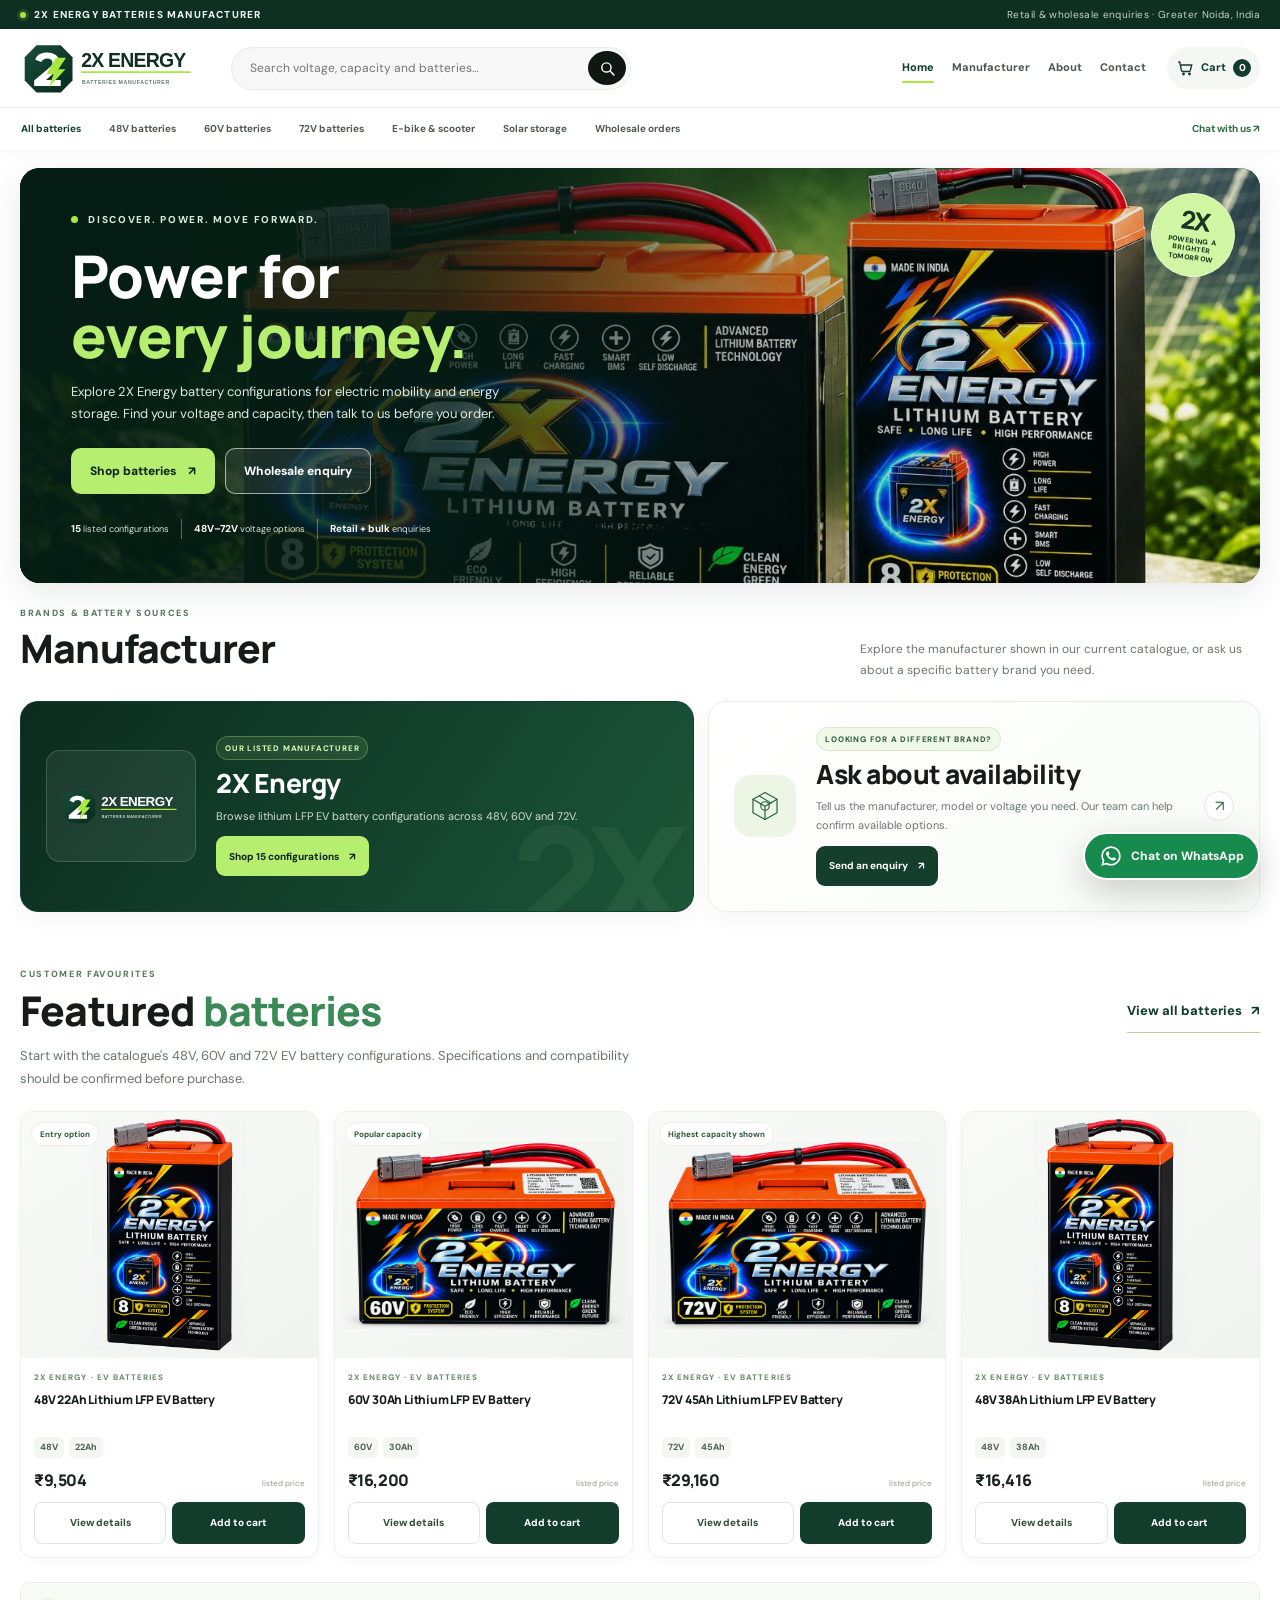
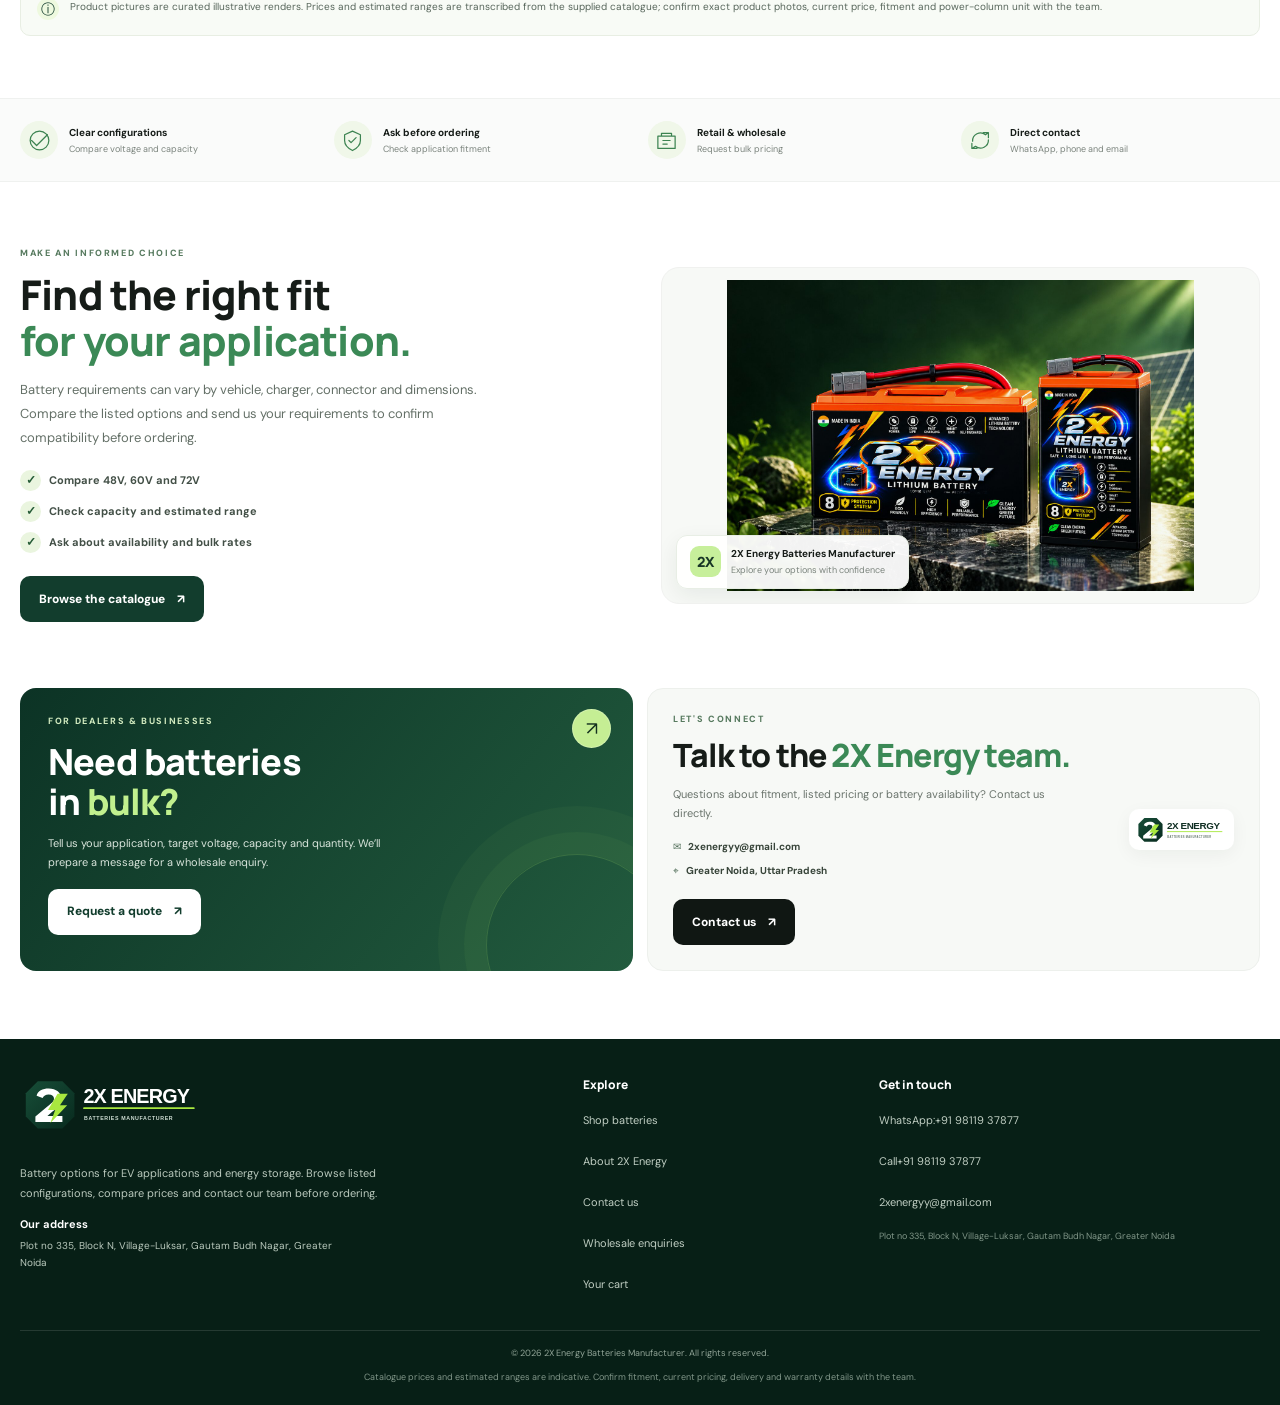
<file: index.html>
<!doctype html>
<html lang="en-IN">
<head>
  <meta charset="utf-8"><meta name="viewport" content="width=device-width, initial-scale=1">
  <title>2X Energy Batteries Manufacturer | EV & Lithium Battery Options</title>
  <meta name="description" content="Explore 2X Energy Batteries Manufacturer for EV battery configurations across 48V, 60V and 72V. Browse catalogue prices and enquire about retail or wholesale orders in Greater Noida.">
  <meta name="theme-color" content="#103b2c"><meta name="robots" content="index,follow">
  <meta property="og:type" content="website"><meta property="og:title" content="2X Energy Batteries Manufacturer"><meta property="og:description" content="Find a battery configuration for your application. Browse listed EV batteries and talk to 2X Energy about retail or bulk orders."><meta property="og:url" content="https://2xenergy.store/"><meta property="og:image" content=
  "https://2xenergy.store/images/hero-battery-scene.jpg"><meta property="og:image:alt" content="Premium black energy storage batteries staged in front of solar panels and greenery">
  <link rel="canonical" href="https://2xenergy.store/"><link rel="icon" href="images/favicon.svg" type="image/svg+xml">
  <link rel="preconnect" href="https://fonts.googleapis.com"><link rel="preconnect" href="https://fonts.gstatic.com" crossorigin><link href="https://fonts.googleapis.com/css2?family=DM+Sans:wght@400;500;600;700&family=Manrope:wght@400;500;600;700;800&display=swap" rel="stylesheet">
  <link rel="stylesheet" href="css/style.css"><script defer src="js/products.js"></script><script defer src="js/main.js"></script>
</head>
<body data-page="home">
  <div id="site-header"></div>
  <main>
    <section class="shop-hero section-wrap" aria-label="Featured 2X Energy battery products">
      <img class="shop-hero-image" src="2X Energy Lithium Batteries in Nature.jpg" alt="Premium black energy storage batteries with lime-green accents displayed beside a solar array and greenery">
      <div class="shop-hero-shade" aria-hidden="true"></div>
      <div class="shop-hero-content"><div class="hero-eyebrow"><span class="eyebrow-dot"></span> DISCOVER. POWER. MOVE FORWARD.</div><h1>Power for<br><span>every journey.</span></h1><p>Explore 2X Energy battery configurations for electric mobility and energy storage. Find your voltage and capacity, then talk to us before you order.</p><div class="hero-actions"><a class="btn btn-primary" href="shop.html">Shop batteries <span aria-hidden="true">↗</span></a><a class="btn btn-hero-outline" href="contact.html?topic=Wholesale%20enquiry">Wholesale enquiry</a></div><div class="hero-mini-proof"><span><b>15</b> listed configurations</span><i aria-hidden="true"></i><span><b>48V–72V</b> voltage options</span><i aria-hidden="true"></i><span><b>Retail + bulk</b> enquiries</span></div></div>
      <div class="hero-new-pill"><span>2X</span><small>POWERING A<br>BRIGHTER TOMORROW</small></div>
    </section>

    <section class="section-wrap manufacturer-section" aria-labelledby="manufacturer-title">
      <div class="manufacturer-section-heading">
        <div>
          <div class="eyebrow">BRANDS & BATTERY SOURCES</div>
          <h2 id="manufacturer-title">Manufacturer</h2>
        </div>
        <p>Explore the manufacturer shown in our current catalogue, or ask us about a specific battery brand you need.</p>
      </div>
      <div class="manufacturer-grid">
        <a class="manufacturer-card manufacturer-primary" href="shop.html?manufacturer=2X%20Energy" aria-label="Shop 2X Energy batteries">
          <div class="manufacturer-brand-stamp"><img src="images/2x-energy-logo-light.svg" alt="2X Energy manufacturer logo" width="180" height="54" loading="lazy"></div>
          <div class="manufacturer-card-info">
            <span class="manufacturer-pill">OUR LISTED MANUFACTURER</span>
            <h3>2X Energy</h3>
            <p>Browse lithium LFP EV battery configurations across 48V, 60V and 72V.</p>
            <span class="manufacturer-cta">Shop 15 configurations <span aria-hidden="true">↗</span></span>
          </div>
          <span class="manufacturer-card-watermark" aria-hidden="true">2X</span>
        </a>
        <a class="manufacturer-card manufacturer-ask" href="contact.html?topic=Manufacturer%20enquiry" aria-label="Ask about another battery manufacturer">
          <span class="manufacturer-ask-icon" aria-hidden="true"><svg viewBox="0 0 48 48"><path d="M7 14.5 24 5l17 9.5v19L24 43 7 33.5z"/><path d="m7 14.5 17 10 17-10M24 24.5V43M16 10l17 10"/><circle cx="24" cy="24" r="6"/></svg></span>
          <div class="manufacturer-card-info">
            <span class="manufacturer-pill">LOOKING FOR A DIFFERENT BRAND?</span>
            <h3>Ask about availability</h3>
            <p>Tell us the manufacturer, model or voltage you need. Our team can help confirm available options.</p>
            <span class="manufacturer-cta">Send an enquiry <span aria-hidden="true">↗</span></span>
          </div>
          <span class="manufacturer-card-arrow" aria-hidden="true">↗</span>
        </a>
      </div>
    </section>

    <section class="section section-wrap trending-section" id="featured-products">
      <div class="section-heading"><div><div class="eyebrow">CUSTOMER FAVOURITES</div><h2>Featured <span>batteries</span></h2></div><a class="text-link" href="shop.html">View all batteries <span aria-hidden="true">↗</span></a></div>
      <p class="section-lead">Start with the catalogue's 48V, 60V and 72V EV battery configurations. Specifications and compatibility should be confirmed before purchase.</p>
      <div class="product-grid" id="featured-product-grid" aria-live="polite"></div>
      <div class="catalogue-note"><span aria-hidden="true">ⓘ</span><span>Product pictures are curated illustrative renders. Prices and estimated ranges are transcribed from the supplied catalogue; confirm exact product photos, current price, fitment and power-column unit with the team.</span></div>
    </section>

    <section class="service-strip" aria-label="How 2X Energy helps"><div class="section-wrap service-grid"><div class="service-item"><span class="service-icon" aria-hidden="true"><svg viewBox="0 0 32 32"><path d="M5 16 12 23 27 8"/><circle cx="16" cy="16" r="13"/></svg></span><span><b>Clear configurations</b><small>Compare voltage and capacity</small></span></div><div class="service-item"><span class="service-icon" aria-hidden="true"><svg viewBox="0 0 32 32"><path d="M16 3 27 8v8c0 7-5 11-11 14C10 27 5 23 5 16V8zM11 16l3 3 7-7"/></svg></span><span><b>Ask before ordering</b><small>Check application fitment</small></span></div><div class="service-item"><span class="service-icon" aria-hidden="true"><svg viewBox="0 0 32 32"><path d="M4 10h24v17H4zM9 10V6h14v4M11 16h10M11 21h6"/></svg></span><span><b>Retail & wholesale</b><small>Request bulk pricing</small></span></div><div class="service-item"><span class="service-icon" aria-hidden="true"><svg viewBox="0 0 32 32"><path d="M27 15a11 11 0 0 1-18 9L4 27M5 17A11 11 0 0 1 23 8l4-3M4 27v-7M4 27h7M27 5v7M27 5h-7"/></svg></span><span><b>Direct contact</b><small>WhatsApp, phone and email</small></span></div></div></section>

    <section class="section section-wrap discovery-section"><div class="discovery-copy"><div class="eyebrow">MAKE AN INFORMED CHOICE</div><h2>Find the right fit<br><span>for your application.</span></h2><p>Battery requirements can vary by vehicle, charger, connector and dimensions. Compare the listed options and send us your requirements to confirm compatibility before ordering.</p><div class="discovery-points"><span><i aria-hidden="true">✓</i> Compare 48V, 60V and 72V</span><span><i aria-hidden="true">✓</i> Check capacity and estimated range</span><span><i aria-hidden="true">✓</i> Ask about availability and bulk rates</span></div><a class="btn btn-primary" href="shop.html">Browse the catalogue <span aria-hidden="true">↗</span></a></div><div class="discovery-image"><img src="2X Energy Lithium Batteries in Nature.jpg" alt="Studio product render of a rugged black battery pack with green accents"><div class="discovery-image-label"><span class="discovery-label-mark">2X</span><span><b>2X Energy Batteries Manufacturer</b><small>Explore your options with confidence</small></span></div></div></section>

    <section class="deal-row section-wrap"><div class="wholesale-card"><div class="deal-symbol" aria-hidden="true">↗</div><div class="eyebrow">FOR DEALERS & BUSINESSES</div><h2>Need batteries<br>in <span>bulk?</span></h2><p>Tell us your application, target voltage, capacity and quantity. We’ll prepare a message for a wholesale enquiry.</p><a class="btn btn-light" href="contact.html?topic=Wholesale%20enquiry">Request a quote <span aria-hidden="true">↗</span></a></div><div class="contact-card-promo"><div><div class="eyebrow">LET'S CONNECT</div><h2>Talk to the <span>2X Energy team.</span></h2><p>Questions about fitment, listed pricing or battery availability? Contact us directly.</p><div class="contact-promo-details"><span>✉ <b>2xenergyy@gmail.com</b></span><span>⌖ <b>Greater Noida, Uttar Pradesh</b></span></div><a class="btn btn-dark" href="contact.html">Contact us <span aria-hidden="true">↗</span></a></div><img src="images/2x-energy-logo.svg" alt="2X Energy Batteries Manufacturer logo" loading="lazy"></div></section>
  </main>
  <div id="site-footer"></div>
</body>
</html>
</file>
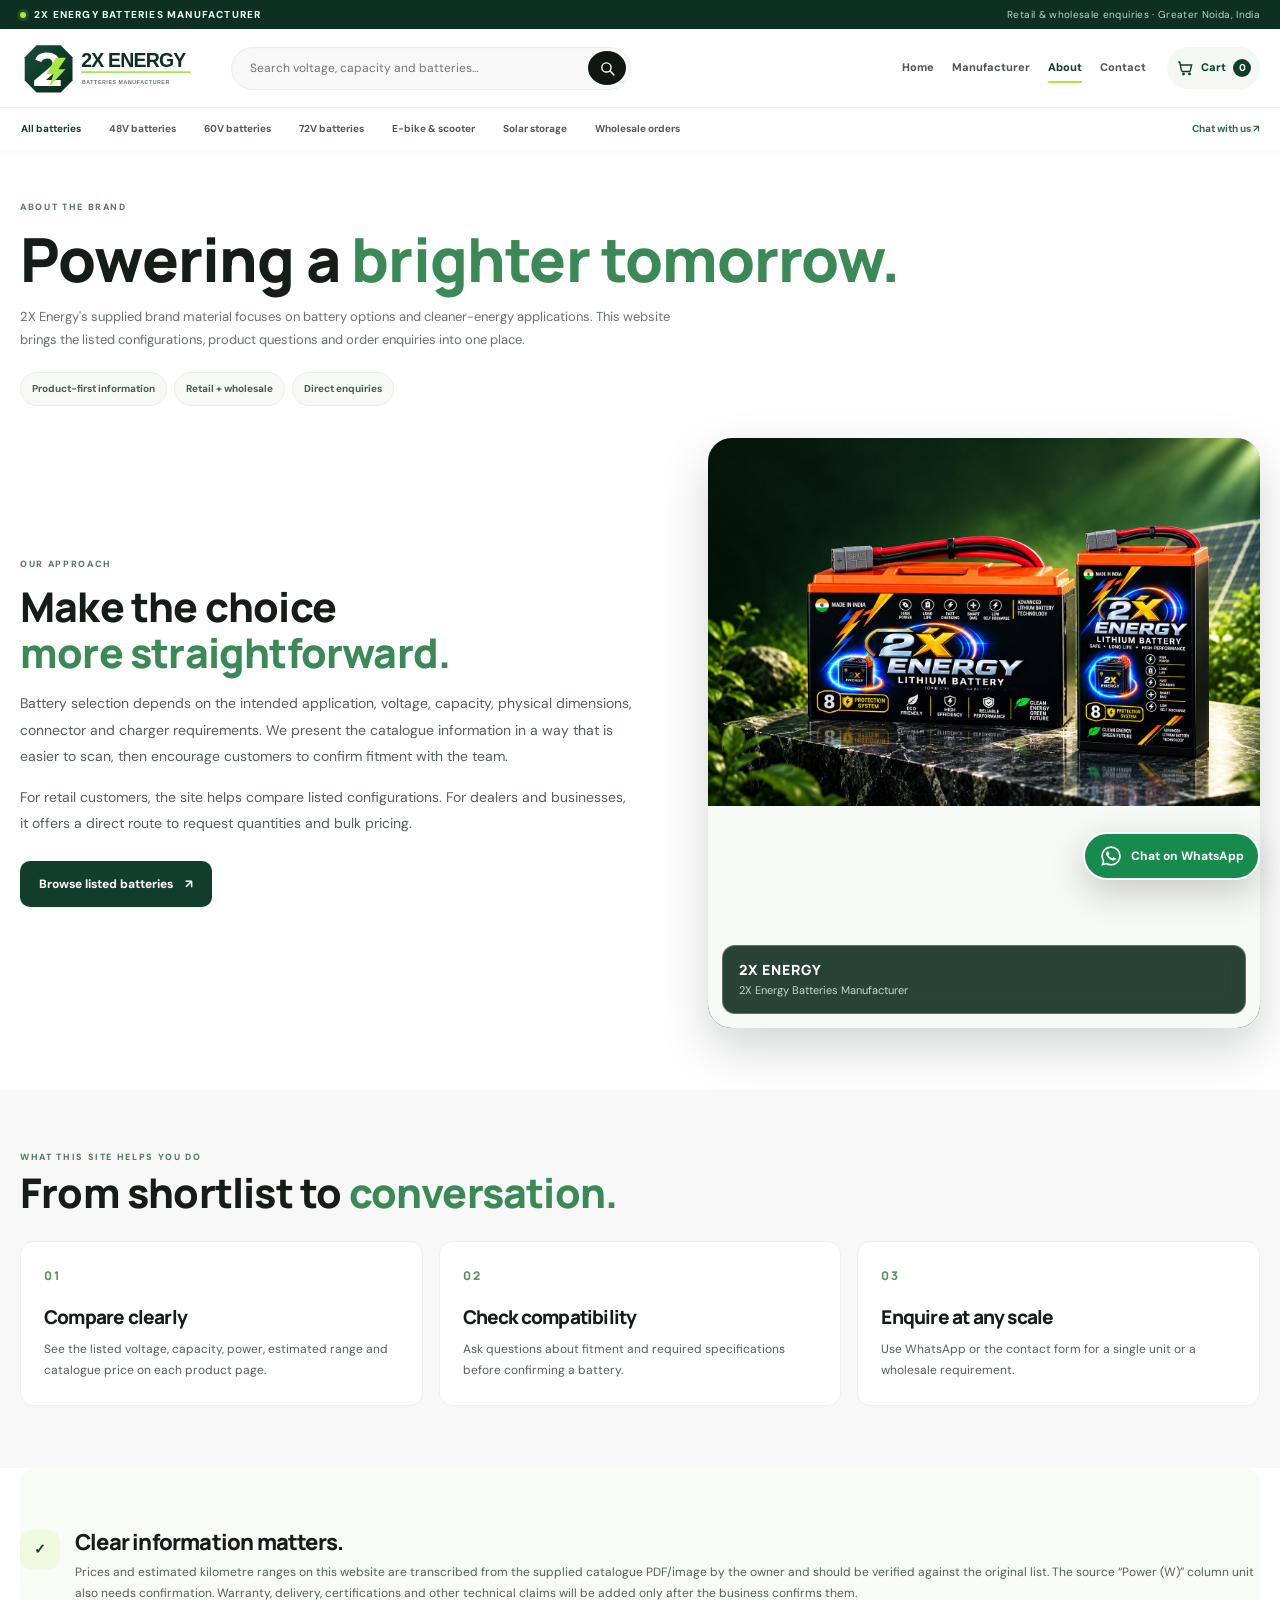
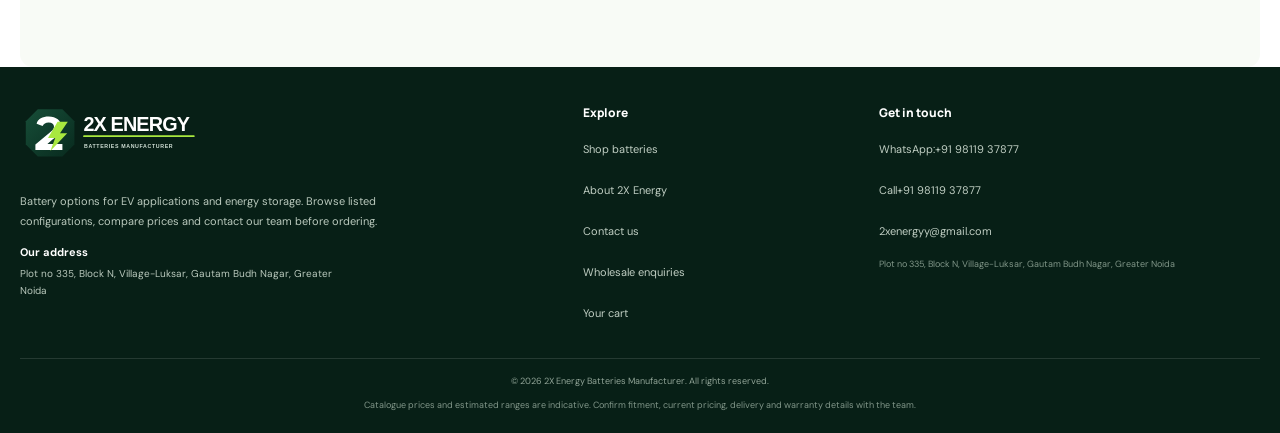
<file: about.html>
<!doctype html>
<html lang="en-IN">

<head>
  <meta charset="utf-8">
  <meta name="viewport" content="width=device-width, initial-scale=1">
  <title>About 2X Energy Batteries Manufacturer | Our Approach</title>
  <meta name="description"
    content="Learn about 2X Energy's battery catalogue, product-first approach and ways to enquire about retail or wholesale battery requirements.">
  <meta name="theme-color" content="#103b2c">
  <meta property="og:type" content="website">
  <meta property="og:title" content="About 2X Energy Batteries Manufacturer | Our Approach">
  <meta property="og:description"
    content="A clearer way to explore listed battery configurations and contact the 2X Energy team.">
  <meta property="og:url" content="https://2xenergy.store/about.html">
  <meta property="og:image" content="https://2xenergy.store/images/hero-battery-scene.jpg">
  <meta property="og:image:alt" content="2X Energy brand poster for lithium battery manufacturing">
  <link rel="icon" href="images/favicon.svg" type="image/svg+xml">
  <link rel="canonical" href="https://2xenergy.store/about.html">
  <link rel="preconnect" href="https://fonts.googleapis.com">
  <link rel="preconnect" href="https://fonts.gstatic.com" crossorigin>
  <link
    href="https://fonts.googleapis.com/css2?family=DM+Sans:wght@400;500;600;700&family=Manrope:wght@400;500;600;700;800&display=swap"
    rel="stylesheet">
  <link rel="stylesheet" href="css/style.css">
  <script defer src="js/products.js"></script>
  <script defer src="js/main.js"></script>
</head>

<body data-page="about">
  <div id="site-header"></div>
  <main>
    <section class="page-hero section-wrap">
      <div class="eyebrow">ABOUT THE BRAND</div>
      <h1>Powering a <span>brighter tomorrow.</span></h1>
      <p>2X Energy's supplied brand material focuses on battery options and cleaner-energy applications. This website
        brings the listed configurations, product questions and order enquiries into one place.</p>
      <div class="page-hero-meta"><span>Product-first information</span><span>Retail + wholesale</span><span>Direct
          enquiries</span></div>
    </section>
    <section class="section section-wrap about-main-grid">
      <div class="about-copy">
        <div class="eyebrow">OUR APPROACH</div>
        <h2>Make the choice<br><span>more straightforward.</span></h2>
        <p>Battery selection depends on the intended application, voltage, capacity, physical dimensions, connector and
          charger requirements. We present the catalogue information in a way that is easier to scan, then encourage
          customers to confirm fitment with the team.</p>
        <p>For retail customers, the site helps compare listed configurations. For dealers and businesses, it offers a
          direct route to request quantities and bulk pricing.</p><a class="btn btn-primary" href="shop.html">Browse
          listed batteries <span aria-hidden="true">↗</span></a>
      </div>
      <div class="about-image"><img src="2X Energy Lithium Batteries in Nature.jpg"
          alt="Supplied 2X Energy brand poster describing lithium battery products and clean-energy applications">
        <div class="about-image-caption"><b>2X ENERGY</b><span>2X Energy Batteries Manufacturer</span></div>
      </div>
    </section>
    <section class="section values-section">
      <div class="section-wrap">
        <div class="section-heading">
          <div>
            <div class="eyebrow">WHAT THIS SITE HELPS YOU DO</div>
            <h2>From shortlist to <span>conversation.</span></h2>
          </div>
        </div>
        <div class="values-grid">
          <article><span class="value-number">01</span>
            <h3>Compare clearly</h3>
            <p>See the listed voltage, capacity, power, estimated range and catalogue price on each product page.</p>
          </article>
          <article><span class="value-number">02</span>
            <h3>Check compatibility</h3>
            <p>Ask questions about fitment and required specifications before confirming a battery.</p>
          </article>
          <article><span class="value-number">03</span>
            <h3>Enquire at any scale</h3>
            <p>Use WhatsApp or the contact form for a single unit or a wholesale requirement.</p>
          </article>
        </div>
      </div>
    </section>
    <section class="section section-wrap accuracy-callout">
      <div class="accuracy-icon" aria-hidden="true">✓</div>
      <div>
        <h2>Clear information matters.</h2>
        <p>Prices and estimated kilometre ranges on this website are transcribed from the supplied catalogue PDF/image
          by the owner and should be verified against the original list. The source “Power (W)” column unit also needs
          confirmation. Warranty, delivery, certifications and other technical claims will be added only after the
          business confirms them.</p>
      </div>
    </section>
  </main>
  <div id="site-footer"></div>
</body>

</html>
</file>
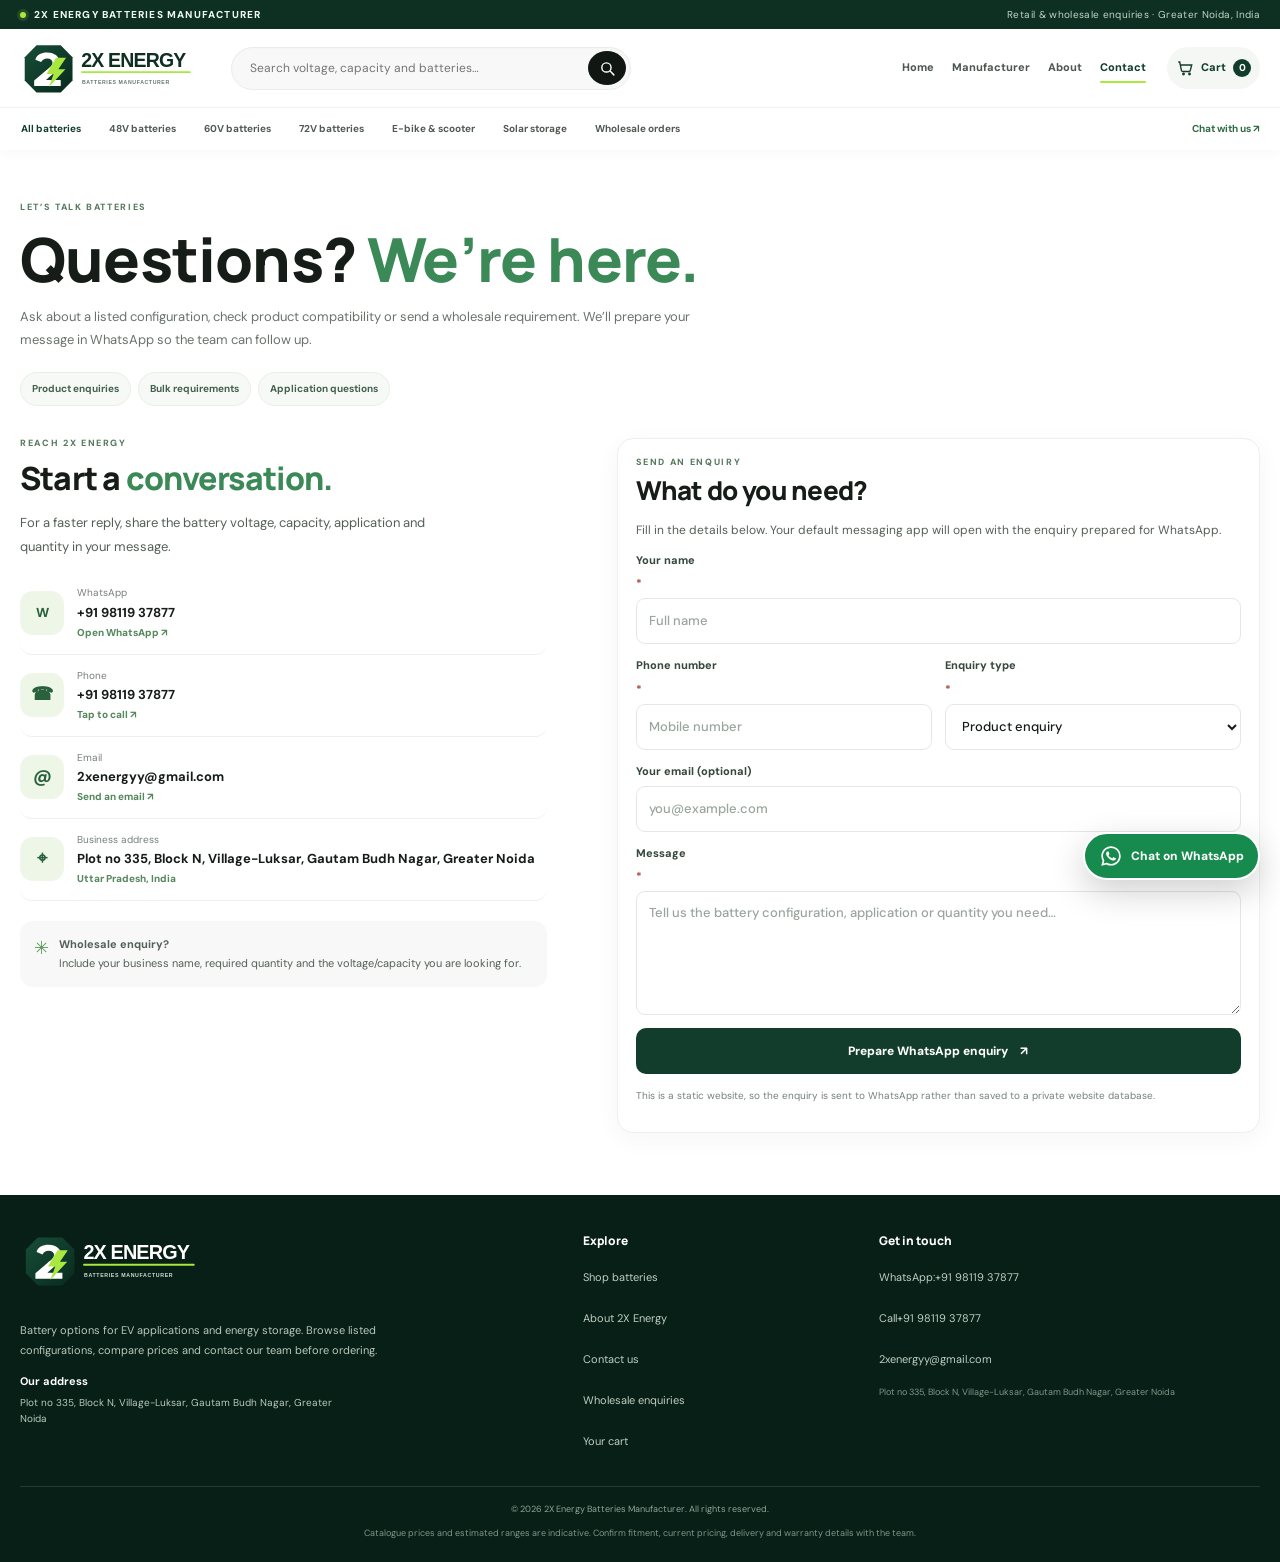
<file: contact.html>
<!doctype html>
<html lang="en-IN">
<head>
  <meta charset="utf-8"><meta name="viewport" content="width=device-width, initial-scale=1">
  <title>Contact 2X Energy Batteries Manufacturer | Greater Noida</title>
  <meta name="description" content="Contact 2X Energy about battery compatibility, product availability, retail orders and wholesale requirements.">
  <meta name="theme-color" content="#103b2c">
  <meta property="og:type" content="website"><meta property="og:title" content="Contact 2X Energy Batteries Manufacturer | Greater Noida"><meta property="og:description" content="Talk to 2X Energy about battery configurations, product availability and bulk enquiries."><meta property="og:url" content="https://2xenergy.store/contact.html"><meta property="og:image" content="https://2xenergy.store/images/hero-battery-scene.jpg"><meta property="og:image:alt" content="2X Energy lithium battery range">
  <link rel="icon" href="images/favicon.svg" type="image/svg+xml">
  <link rel="canonical" href="https://2xenergy.store/contact.html">
  <link rel="preconnect" href="https://fonts.googleapis.com"><link rel="preconnect" href="https://fonts.gstatic.com" crossorigin><link href="https://fonts.googleapis.com/css2?family=DM+Sans:wght@400;500;600;700&family=Manrope:wght@400;500;600;700;800&display=swap" rel="stylesheet">
  <link rel="stylesheet" href="css/style.css"><script defer src="js/products.js"></script><script defer src="js/main.js"></script>
</head>
<body data-page="contact">
  <div id="site-header"></div>
  <main>
    <section class="page-hero section-wrap"><div class="eyebrow">LET’S TALK BATTERIES</div><h1>Questions? <span>We’re here.</span></h1><p>Ask about a listed configuration, check product compatibility or send a wholesale requirement. We’ll prepare your message in WhatsApp so the team can follow up.</p><div class="page-hero-meta"><span>Product enquiries</span><span>Bulk requirements</span><span>Application questions</span></div></section>
    <section class="section section-wrap contact-layout">
      <div class="contact-aside"><div class="eyebrow">REACH 2X ENERGY</div><h2>Start a <span>conversation.</span></h2><p>For a faster reply, share the battery voltage, capacity, application and quantity in your message.</p>
        <a class="contact-method" href="https://wa.me/919811937877" data-whatsapp-link><span class="contact-method-icon whatsapp-mini" aria-hidden="true">W</span><span><small>WhatsApp</small><b data-business-phone>+91 98119 37877</b><em>Open WhatsApp ↗</em></span></a>
        <a class="contact-method" href="tel:+919811937877" data-phone-link><span class="contact-method-icon" aria-hidden="true">☎</span><span><small>Phone</small><b data-business-phone>+91 98119 37877</b><em>Tap to call ↗</em></span></a>
        <div class="contact-method" id="email-contact-card"><span class="contact-method-icon" aria-hidden="true">@</span><span><small>Email</small><b id="business-email-display">2xenergyy@gmail.com</b><em id="business-email-helper">Send an email ↗</em></span></div>
        <div class="contact-method address-method"><span class="contact-method-icon" aria-hidden="true">⌖</span><span><small>Business address</small><b>Plot no 335, Block N, Village-Luksar, Gautam Budh Nagar, Greater Noida</b><em>Uttar Pradesh, India</em></span></div>
        <div class="contact-response-note"><span aria-hidden="true">✳</span><p><b>Wholesale enquiry?</b><br>Include your business name, required quantity and the voltage/capacity you are looking for.</p></div>
      </div>
      <div class="contact-form-card card-panel"><div class="eyebrow">SEND AN ENQUIRY</div><h2>What do you need?</h2><p class="form-intro">Fill in the details below. Your default messaging app will open with the enquiry prepared for WhatsApp.</p>
        <form id="contact-form" class="form-stack">
          <label for="contact-name">Your name <span>*</span><input id="contact-name" name="name" type="text" autocomplete="name" placeholder="Full name" required minlength="2"></label>
          <div class="form-two-col"><label for="contact-phone">Phone number <span>*</span><input id="contact-phone" name="phone" type="tel" inputmode="tel" autocomplete="tel" placeholder="Mobile number" pattern="[0-9+() -]{10,18}" required></label><label for="contact-type">Enquiry type <span>*</span><select id="contact-type" name="type" required><option value="Product enquiry">Product enquiry</option><option value="Wholesale enquiry">Wholesale enquiry</option><option value="Compatibility question">Compatibility question</option><option value="Other question">Other question</option></select></label></div>
          <label for="contact-email">Your email (optional)<input id="contact-email" name="email" type="email" autocomplete="email" placeholder="you@example.com"></label>
          <label for="contact-message">Message <span>*</span><textarea id="contact-message" name="message" rows="5" placeholder="Tell us the battery configuration, application or quantity you need…" required minlength="8"></textarea></label>
          <p class="form-error" id="contact-error" role="alert" hidden></p>
          <button class="btn btn-primary btn-full" type="submit">Prepare WhatsApp enquiry <span aria-hidden="true">↗</span></button>
          <p class="tiny-note">This is a static website, so the enquiry is sent to WhatsApp rather than saved to a private website database.</p>
        </form>
      </div>
    </section>
  </main>
  <div id="site-footer"></div>
</body>
</html>
</file>
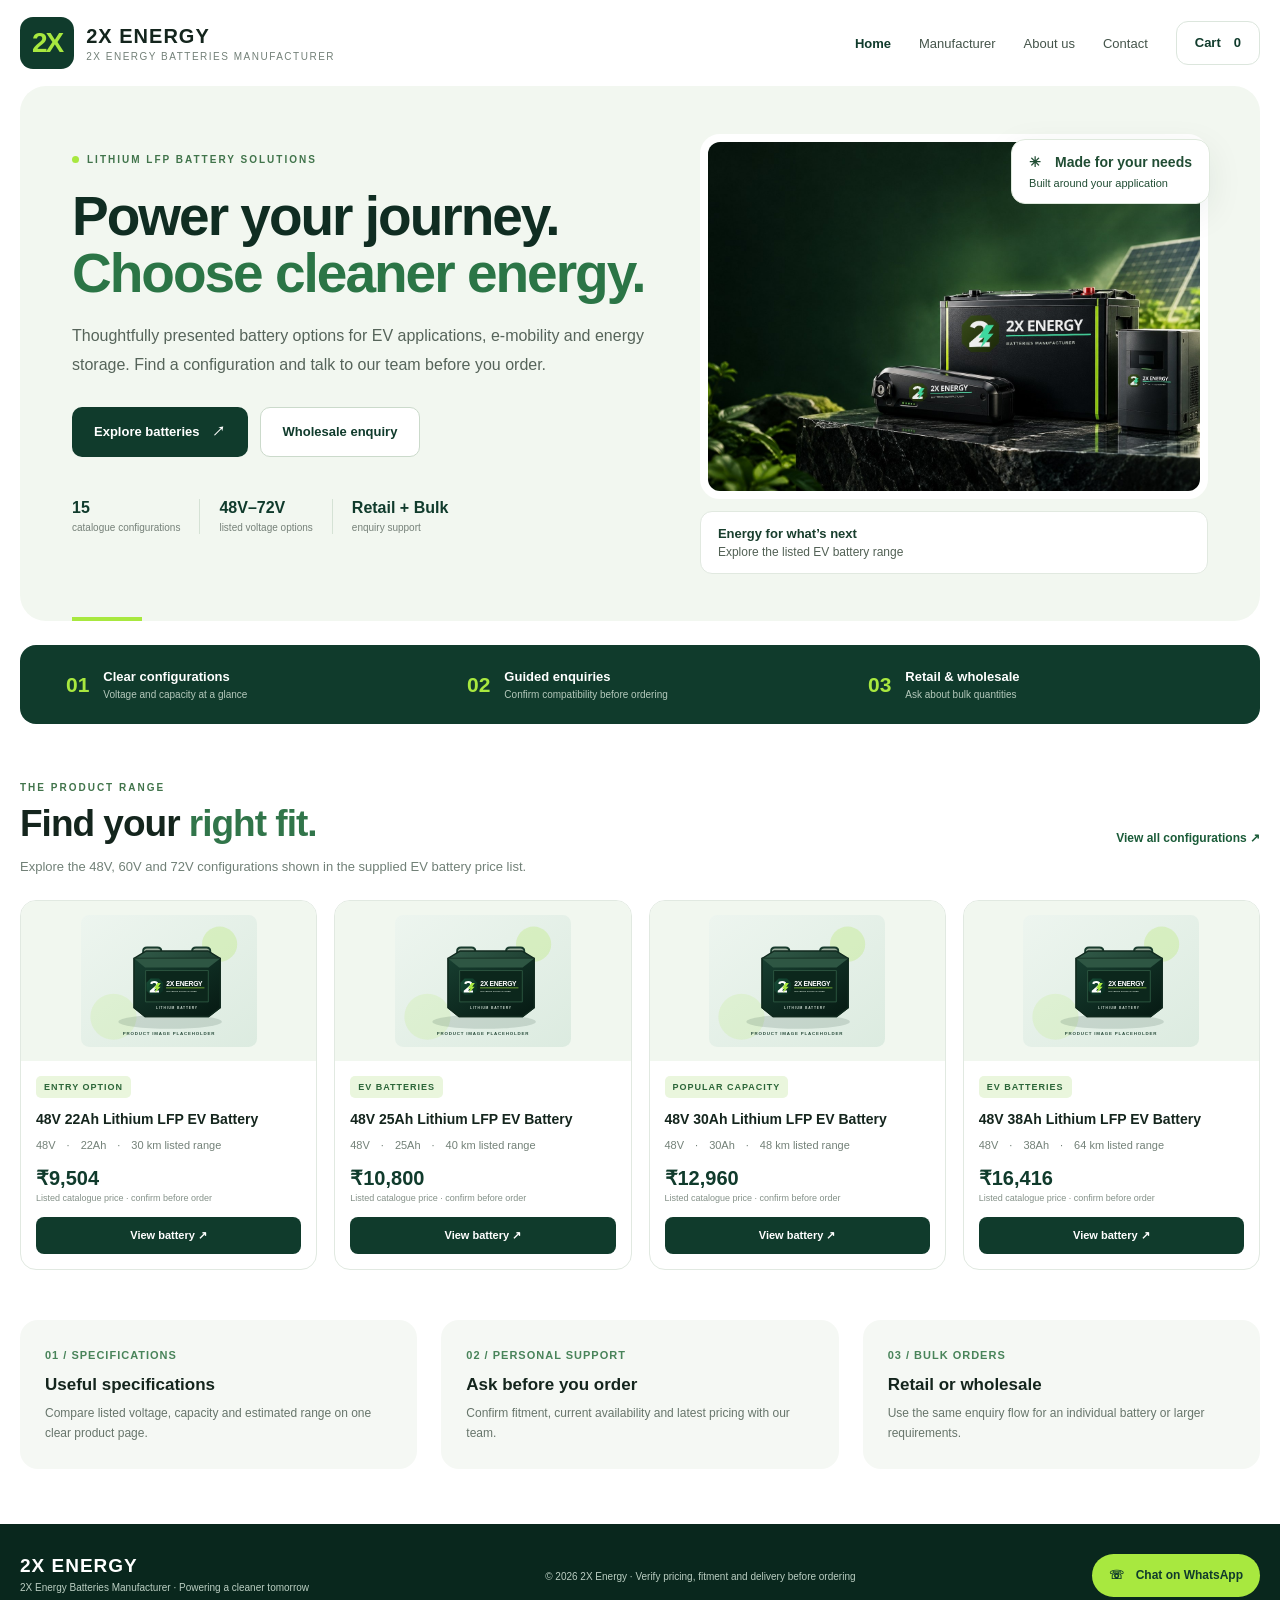
<file: preview_desktop.html>
<!doctype html><html lang="en"><head><meta charset="utf-8"><style>
@page { size: 1440px 1600px; margin: 0; }
*{box-sizing:border-box} body{margin:0;font-family:Arial,Helvetica,sans-serif;color:#14251d;background:#fff} a{text-decoration:none;color:inherit}.wrap{width:1240px;margin:0 auto}.topbar{height:86px;display:flex;align-items:center;justify-content:space-between}.brand{display:flex;align-items:center;gap:12px}.mark{background:#103b2c;color:#a8e83f;font-size:28px;font-weight:900;letter-spacing:-2px;padding:10px 12px;border-radius:13px}.brandname{font-weight:900;font-size:20px;letter-spacing:1px}.tagline{display:block;font-size:10px;color:#738078;letter-spacing:1.5px;text-transform:uppercase;margin-top:3px}.nav{display:flex;gap:28px;align-items:center;font-size:13px;color:#44544a}.nav .active{color:#103b2c;font-weight:bold}.cart{border:1px solid #dce6dd;padding:12px 18px;border-radius:12px;color:#103b2c;font-weight:bold}.hero{height:535px;background:#f2f7f0;display:flex;gap:55px;padding:48px 52px;border-radius:26px;position:relative;overflow:hidden}.hero-copy{width:53%;padding-top:20px}.eyebrow{font-size:10px;letter-spacing:2px;color:#41744b;font-weight:800}.dot{display:inline-block;background:#a8e83f;width:7px;height:7px;border-radius:50%;margin-right:8px}.hero h1{font-size:55px;line-height:1.04;letter-spacing:-2px;margin:23px 0 20px;color:#102d22}.hero h1 span{color:#2b7546}.intro{font-size:16px;line-height:1.8;color:#56645a;max-width:590px}.actions{display:flex;gap:12px;margin-top:27px}.btn{display:inline-block;padding:16px 22px;border-radius:10px;font-size:13px;font-weight:bold}.primary{background:#103b2c;color:white}.secondary{border:1px solid #cbdacb;color:#103b2c;background:#fff}.proof{display:flex;align-items:center;gap:19px;margin-top:42px}.proof strong{display:block;font-size:16px;color:#103b2c}.proof small{display:block;font-size:10px;color:#758078;margin-top:5px}.sep{width:1px;height:35px;background:#d5e2d5}.hero-visual{width:47%;position:relative}.hero-img{width:100%;height:365px;object-fit:cover;border-radius:20px;display:block;border:8px solid #fff}.caption{margin-top:12px;background:#fff;border:1px solid #e1e9e0;border-radius:12px;padding:14px 17px;font-size:12px;color:#526155}.caption strong{display:block;color:#183e2d;font-size:13px;margin-bottom:4px}.floating{position:absolute;right:-2px;top:5px;background:#fff;border:1px solid #dfe9dd;border-radius:14px;padding:14px 17px;font-size:11px;color:#214d34;box-shadow:0 10px 35px #0d352014}.floating b{display:block;font-size:14px;margin-bottom:5px}.hero-edge{position:absolute;bottom:0;left:52px;width:70px;height:4px;background:#a8e83f}.trust{display:flex;gap:55px;background:#103b2c;color:#fff;padding:24px 46px;border-radius:16px;margin-top:24px}.trustitem{display:flex;align-items:center;gap:14px;width:33%}.number{color:#a8e83f;font-weight:900;font-size:21px}.trust b{display:block;font-size:13px}.trust small{display:block;color:#b5c9bc;font-size:10px;margin-top:5px}.section{margin-top:58px}.sectionhead{display:flex;align-items:end;justify-content:space-between}.section h2{font-size:37px;margin:10px 0 0;letter-spacing:-1px}.section h2 span{color:#31754a}.lead{font-size:13px;line-height:1.8;color:#718077;margin:10px 0 22px}.link{font-size:12px;color:#1a5b38;font-weight:bold}.products{display:flex;gap:17px}.card{width:25%;border:1px solid #e1e9e1;border-radius:16px;overflow:hidden;background:white}.cardimg{height:160px;background:#f1f7ef;display:flex;align-items:center;justify-content:center;padding:14px}.cardimg img{height:100%;width:100%;object-fit:contain}.cardbody{padding:15px}.pill{display:inline-block;font-size:9px;text-transform:uppercase;letter-spacing:1px;background:#eaf6dd;color:#2c6639;border-radius:5px;padding:6px 8px;font-weight:bold}.card h3{font-size:14px;line-height:1.4;margin:12px 0 8px}.meta{font-size:11px;color:#738178}.price{font-size:20px;font-weight:900;color:#103b2c;margin-top:13px}.sub{font-size:9px;color:#849188;margin-top:3px}.cardbtn{margin-top:14px;display:block;padding:12px;border-radius:8px;background:#103b2c;color:#fff;text-align:center;font-weight:bold;font-size:11px}.lower{display:flex;gap:24px;margin-top:50px}.feature{width:33.3%;padding:25px;background:#f5f8f4;border-radius:18px}.feature .num{color:#49845a;font-size:11px;font-weight:bold;letter-spacing:1px}.feature h3{font-size:17px;margin:12px 0 8px}.feature p{font-size:12px;line-height:1.7;color:#67756b;margin:0}.footer{margin-top:55px;background:#09271d;color:white;padding:30px 0}.footerinner{display:flex;justify-content:space-between;align-items:center}.footerbrand{font-weight:900;font-size:19px;letter-spacing:1px}.footer small{color:#bbcec2;font-size:10px}.whatsapp{background:#a8e83f;color:#103b2c;border-radius:30px;padding:13px 17px;font-size:12px;font-weight:bold}
</style></head><body>
<header class="topbar wrap"><div class="brand"><div class="mark">2X</div><div><div class="brandname">2X ENERGY</div><span class="tagline">2X Energy Batteries Manufacturer</span></div></div><nav class="nav"><span class="active">Home</span><span>Manufacturer</span><span>About us</span><span>Contact</span><span class="cart">Cart　0</span></nav></header>
<main class="wrap"><section class="hero"><div class="hero-copy"><div class="eyebrow"><i class="dot"></i>LITHIUM LFP BATTERY SOLUTIONS</div><h1>Power your journey.<br><span>Choose cleaner energy.</span></h1><p class="intro">Thoughtfully presented battery options for EV applications, e-mobility and energy storage. Find a configuration and talk to our team before you order.</p><div class="actions"><span class="btn primary">Explore batteries　↗</span><span class="btn secondary">Wholesale enquiry</span></div><div class="proof"><div><strong>15</strong><small>catalogue configurations</small></div><i class="sep"></i><div><strong>48V–72V</strong><small>listed voltage options</small></div><i class="sep"></i><div><strong>Retail + Bulk</strong><small>enquiry support</small></div></div></div><div class="hero-visual"><img class="hero-img" src="images/hero-battery-scene.jpg"><div class="caption"><strong>Energy for what’s next</strong>Explore the listed EV battery range</div><div class="floating"><b>✳　Made for your needs</b>Built around your application</div></div><div class="hero-edge"></div></section>
<div class="trust"><div class="trustitem"><span class="number">01</span><span><b>Clear configurations</b><small>Voltage and capacity at a glance</small></span></div><div class="trustitem"><span class="number">02</span><span><b>Guided enquiries</b><small>Confirm compatibility before ordering</small></span></div><div class="trustitem"><span class="number">03</span><span><b>Retail & wholesale</b><small>Ask about bulk quantities</small></span></div></div>
<section class="section"><div class="sectionhead"><div><div class="eyebrow">THE PRODUCT RANGE</div><h2>Find your <span>right fit.</span></h2></div><div class="link">View all configurations ↗</div></div><p class="lead">Explore the 48V, 60V and 72V configurations shown in the supplied EV battery price list.</p><div class="products">
<div class="card"><div class="cardimg"><img src="images/battery-placeholder.svg"></div><div class="cardbody"><span class="pill">Entry option</span><h3>48V 22Ah Lithium LFP EV Battery</h3><div class="meta">48V　·　22Ah　·　30 km listed range</div><div class="price">₹9,504</div><div class="sub">Listed catalogue price · confirm before order</div><div class="cardbtn">View battery ↗</div></div></div>
<div class="card"><div class="cardimg"><img src="images/battery-placeholder.svg"></div><div class="cardbody"><span class="pill">EV BATTERIES</span><h3>48V 25Ah Lithium LFP EV Battery</h3><div class="meta">48V　·　25Ah　·　40 km listed range</div><div class="price">₹10,800</div><div class="sub">Listed catalogue price · confirm before order</div><div class="cardbtn">View battery ↗</div></div></div>
<div class="card"><div class="cardimg"><img src="images/battery-placeholder.svg"></div><div class="cardbody"><span class="pill">Popular capacity</span><h3>48V 30Ah Lithium LFP EV Battery</h3><div class="meta">48V　·　30Ah　·　48 km listed range</div><div class="price">₹12,960</div><div class="sub">Listed catalogue price · confirm before order</div><div class="cardbtn">View battery ↗</div></div></div>
<div class="card"><div class="cardimg"><img src="images/battery-placeholder.svg"></div><div class="cardbody"><span class="pill">EV BATTERIES</span><h3>48V 38Ah Lithium LFP EV Battery</h3><div class="meta">48V　·　38Ah　·　64 km listed range</div><div class="price">₹16,416</div><div class="sub">Listed catalogue price · confirm before order</div><div class="cardbtn">View battery ↗</div></div></div></div></section>
<div class="lower"><div class="feature"><span class="num">01 / SPECIFICATIONS</span><h3>Useful specifications</h3><p>Compare listed voltage, capacity and estimated range on one clear product page.</p></div><div class="feature"><span class="num">02 / PERSONAL SUPPORT</span><h3>Ask before you order</h3><p>Confirm fitment, current availability and latest pricing with our team.</p></div><div class="feature"><span class="num">03 / BULK ORDERS</span><h3>Retail or wholesale</h3><p>Use the same enquiry flow for an individual battery or larger requirements.</p></div></div>
</main><footer class="footer"><div class="wrap footerinner"><div><div class="footerbrand">2X ENERGY</div><small>2X Energy Batteries Manufacturer · Powering a cleaner tomorrow</small></div><div><small>© 2026 2X Energy · Verify pricing, fitment and delivery before ordering</small></div><div class="whatsapp">☏　Chat on WhatsApp</div></div></footer></body></html>
</file>
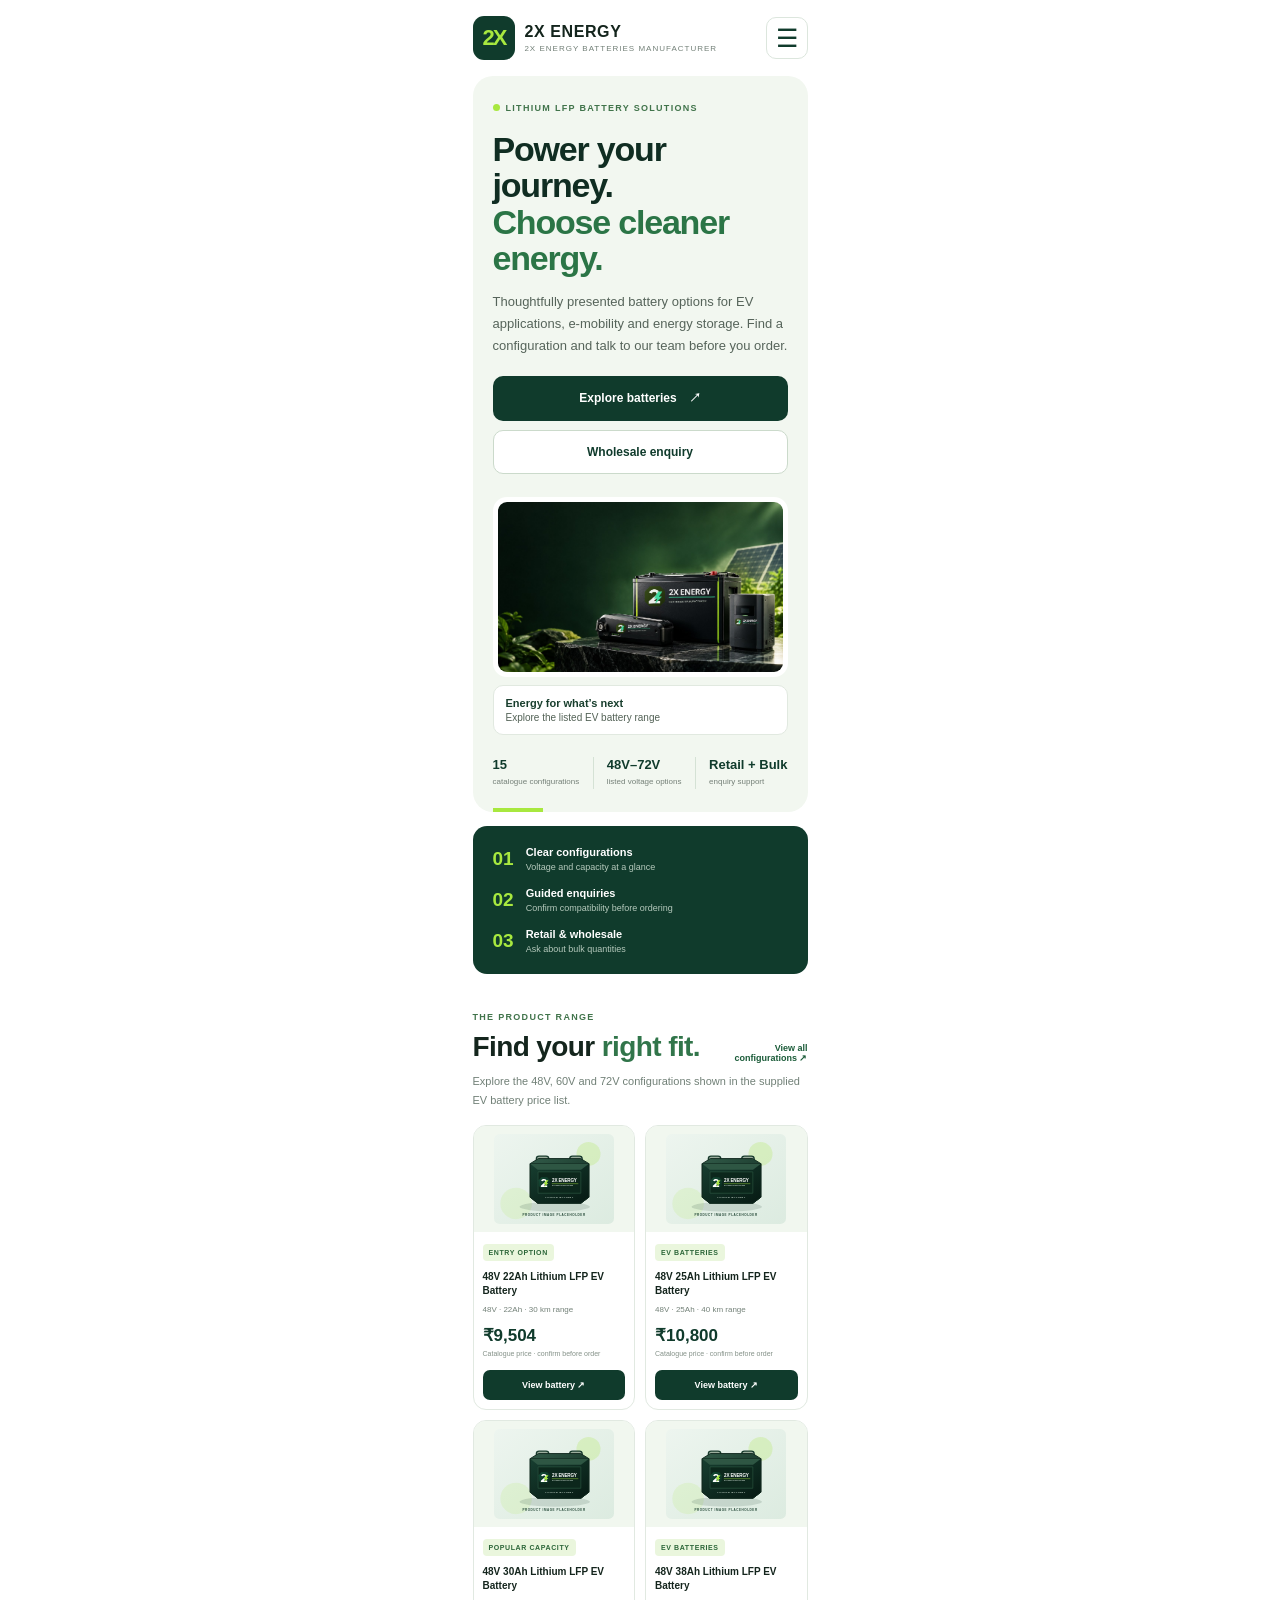
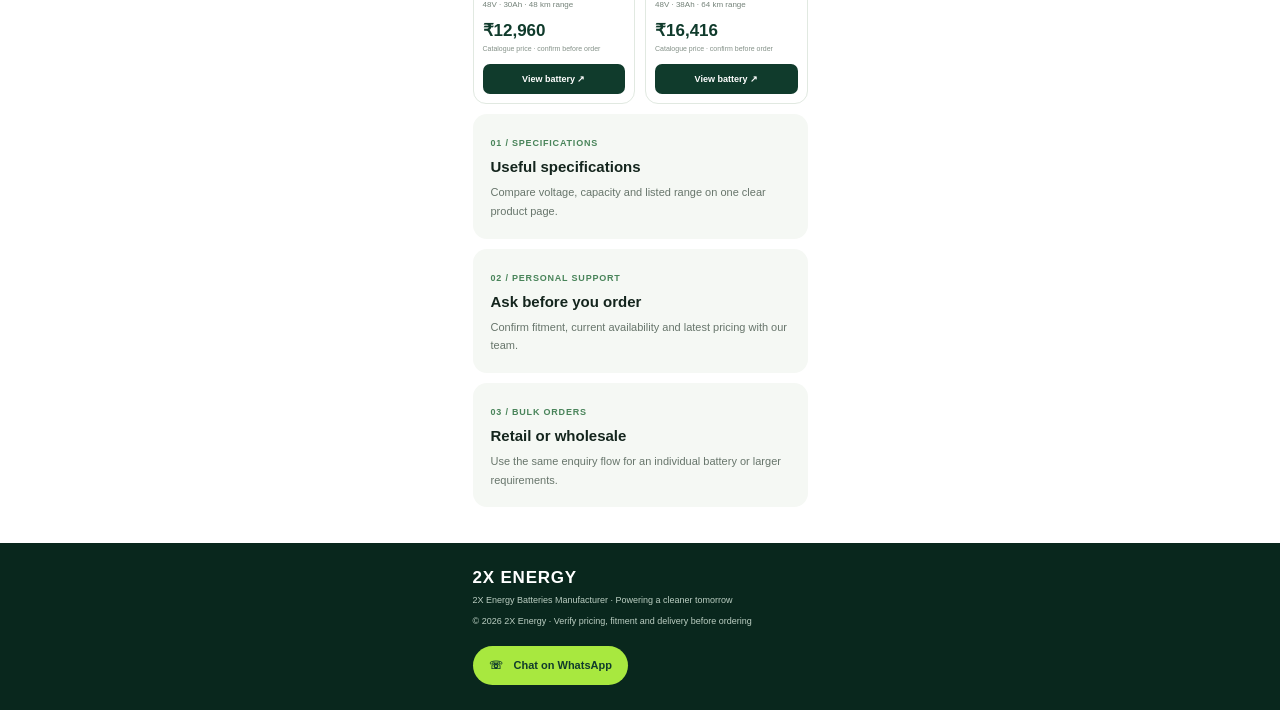
<file: preview_mobile.html>
<!doctype html><html lang="en"><head><meta charset="utf-8"><style>
@page { size: 375px 2500px; margin:0; }
*{box-sizing:border-box} body{margin:0;font-family:Arial,Helvetica,sans-serif;color:#14251d;background:#fff} a{text-decoration:none;color:inherit}.wrap{width:335px;margin:0 auto}.topbar{height:76px;display:flex;align-items:center;justify-content:space-between}.brand{display:flex;align-items:center;gap:9px}.mark{background:#103b2c;color:#a8e83f;font-size:22px;font-weight:900;letter-spacing:-2px;padding:9px 10px;border-radius:11px}.brandname{font-weight:900;font-size:16px;letter-spacing:.6px}.tagline{display:block;font-size:8px;color:#738078;letter-spacing:1px;text-transform:uppercase;margin-top:3px}.hamb{font-size:25px;color:#103b2c;border:1px solid #dce6dd;border-radius:10px;width:42px;height:42px;display:flex;align-items:center;justify-content:center}.hero{background:#f2f7f0;padding:27px 20px 23px;border-radius:20px;position:relative;overflow:hidden}.eyebrow{font-size:9px;letter-spacing:1.3px;color:#41744b;font-weight:800}.dot{display:inline-block;background:#a8e83f;width:7px;height:7px;border-radius:50%;margin-right:6px}.hero h1{font-size:34px;line-height:1.07;letter-spacing:-1.2px;margin:18px 0 14px;color:#102d22}.hero h1 span{color:#2b7546}.intro{font-size:13px;line-height:1.7;color:#56645a;margin:0}.actions{display:flex;flex-direction:column;gap:9px;margin-top:19px}.btn{display:block;text-align:center;padding:14px 14px;border-radius:10px;font-size:12px;font-weight:bold}.primary{background:#103b2c;color:white}.secondary{border:1px solid #cbdacb;color:#103b2c;background:#fff}.hero-img{width:100%;height:180px;object-fit:cover;border-radius:14px;display:block;margin-top:23px;border:5px solid #fff}.caption{margin-top:8px;background:#fff;border:1px solid #e1e9e0;border-radius:10px;padding:11px 12px;font-size:10px;color:#526155}.caption strong{display:block;color:#183e2d;font-size:11px;margin-bottom:3px}.proof{display:flex;align-items:flex-start;justify-content:space-between;gap:8px;margin-top:22px}.proof strong{display:block;font-size:13px;color:#103b2c}.proof small{display:block;font-size:8px;color:#758078;line-height:1.4;margin-top:4px}.sep{width:1px;height:32px;background:#d5e2d5}.hero-edge{position:absolute;bottom:0;left:20px;width:50px;height:4px;background:#a8e83f}.trust{display:flex;flex-direction:column;gap:15px;background:#103b2c;color:#fff;padding:20px;border-radius:14px;margin-top:14px}.trustitem{display:flex;align-items:center;gap:12px}.number{color:#a8e83f;font-weight:900;font-size:19px}.trust b{display:block;font-size:11px}.trust small{display:block;color:#b5c9bc;font-size:9px;margin-top:4px}.section{margin-top:38px}.sectionhead{display:flex;align-items:end;justify-content:space-between;gap:8px}.section .eyebrow{font-size:9px}.section h2{font-size:28px;line-height:1.15;margin:9px 0 0;letter-spacing:-.6px}.section h2 span{color:#31754a}.link{font-size:9px;color:#1a5b38;font-weight:bold;text-align:right;max-width:90px}.lead{font-size:11px;line-height:1.7;color:#718077;margin:9px 0 16px}.products{display:flex;flex-wrap:wrap;gap:10px}.card{width:calc(50% - 5px);border:1px solid #e1e9e1;border-radius:13px;overflow:hidden;background:white}.cardimg{height:106px;background:#f1f7ef;display:flex;align-items:center;justify-content:center;padding:8px}.cardimg img{height:100%;width:100%;object-fit:contain}.cardbody{padding:9px}.pill{display:inline-block;font-size:7px;text-transform:uppercase;letter-spacing:.6px;background:#eaf6dd;color:#2c6639;border-radius:4px;padding:5px 6px;font-weight:bold}.card h3{font-size:10px;line-height:1.4;margin:9px 0 6px}.meta{font-size:8px;line-height:1.5;color:#738178}.price{font-size:17px;font-weight:900;color:#103b2c;margin-top:9px}.sub{font-size:7px;line-height:1.5;color:#849188;margin-top:3px}.cardbtn{margin-top:10px;display:block;padding:10px 5px;border-radius:7px;background:#103b2c;color:#fff;text-align:center;font-weight:bold;font-size:9px}.feature{margin-top:10px;padding:18px;background:#f5f8f4;border-radius:14px}.feature .num{color:#49845a;font-size:9px;font-weight:bold;letter-spacing:.8px}.feature h3{font-size:15px;margin:8px 0}.feature p{font-size:11px;line-height:1.7;color:#67756b;margin:0}.footer{margin-top:36px;background:#09271d;color:white;padding:25px 0}.footerbrand{font-weight:900;font-size:17px;letter-spacing:.8px}.footer small{display:block;color:#bbcec2;font-size:9px;line-height:1.7;margin-top:5px}.whatsapp{background:#a8e83f;color:#103b2c;border-radius:30px;padding:12px 16px;font-size:11px;font-weight:bold;display:inline-block;margin-top:17px}
</style></head><body><header class="topbar wrap"><div class="brand"><div class="mark">2X</div><div><div class="brandname">2X ENERGY</div><span class="tagline">2X Energy Batteries Manufacturer</span></div></div><div class="hamb">☰</div></header>
<main class="wrap"><section class="hero"><div class="eyebrow"><i class="dot"></i>LITHIUM LFP BATTERY SOLUTIONS</div><h1>Power your journey.<br><span>Choose cleaner energy.</span></h1><p class="intro">Thoughtfully presented battery options for EV applications, e-mobility and energy storage. Find a configuration and talk to our team before you order.</p><div class="actions"><span class="btn primary">Explore batteries　↗</span><span class="btn secondary">Wholesale enquiry</span></div><img class="hero-img" src="images/hero-battery-scene.jpg"><div class="caption"><strong>Energy for what’s next</strong>Explore the listed EV battery range</div><div class="proof"><div><strong>15</strong><small>catalogue configurations</small></div><i class="sep"></i><div><strong>48V–72V</strong><small>listed voltage options</small></div><i class="sep"></i><div><strong>Retail + Bulk</strong><small>enquiry support</small></div></div><div class="hero-edge"></div></section>
<div class="trust"><div class="trustitem"><span class="number">01</span><span><b>Clear configurations</b><small>Voltage and capacity at a glance</small></span></div><div class="trustitem"><span class="number">02</span><span><b>Guided enquiries</b><small>Confirm compatibility before ordering</small></span></div><div class="trustitem"><span class="number">03</span><span><b>Retail & wholesale</b><small>Ask about bulk quantities</small></span></div></div>
<section class="section"><div class="sectionhead"><div><div class="eyebrow">THE PRODUCT RANGE</div><h2>Find your <span>right fit.</span></h2></div><div class="link">View all configurations ↗</div></div><p class="lead">Explore the 48V, 60V and 72V configurations shown in the supplied EV battery price list.</p><div class="products">
<div class="card"><div class="cardimg"><img src="images/battery-placeholder.svg"></div><div class="cardbody"><span class="pill">Entry option</span><h3>48V 22Ah Lithium LFP EV Battery</h3><div class="meta">48V · 22Ah · 30 km range</div><div class="price">₹9,504</div><div class="sub">Catalogue price · confirm before order</div><div class="cardbtn">View battery ↗</div></div></div>
<div class="card"><div class="cardimg"><img src="images/battery-placeholder.svg"></div><div class="cardbody"><span class="pill">EV BATTERIES</span><h3>48V 25Ah Lithium LFP EV Battery</h3><div class="meta">48V · 25Ah · 40 km range</div><div class="price">₹10,800</div><div class="sub">Catalogue price · confirm before order</div><div class="cardbtn">View battery ↗</div></div></div>
<div class="card"><div class="cardimg"><img src="images/battery-placeholder.svg"></div><div class="cardbody"><span class="pill">Popular capacity</span><h3>48V 30Ah Lithium LFP EV Battery</h3><div class="meta">48V · 30Ah · 48 km range</div><div class="price">₹12,960</div><div class="sub">Catalogue price · confirm before order</div><div class="cardbtn">View battery ↗</div></div></div>
<div class="card"><div class="cardimg"><img src="images/battery-placeholder.svg"></div><div class="cardbody"><span class="pill">EV BATTERIES</span><h3>48V 38Ah Lithium LFP EV Battery</h3><div class="meta">48V · 38Ah · 64 km range</div><div class="price">₹16,416</div><div class="sub">Catalogue price · confirm before order</div><div class="cardbtn">View battery ↗</div></div></div></div></section>
<div class="feature"><span class="num">01 / SPECIFICATIONS</span><h3>Useful specifications</h3><p>Compare voltage, capacity and listed range on one clear product page.</p></div><div class="feature"><span class="num">02 / PERSONAL SUPPORT</span><h3>Ask before you order</h3><p>Confirm fitment, current availability and latest pricing with our team.</p></div><div class="feature"><span class="num">03 / BULK ORDERS</span><h3>Retail or wholesale</h3><p>Use the same enquiry flow for an individual battery or larger requirements.</p></div>
</main><footer class="footer"><div class="wrap"><div class="footerbrand">2X ENERGY</div><small>2X Energy Batteries Manufacturer · Powering a cleaner tomorrow</small><small>© 2026 2X Energy · Verify pricing, fitment and delivery before ordering</small><div class="whatsapp">☏　Chat on WhatsApp</div></div></footer></body></html>
</file>
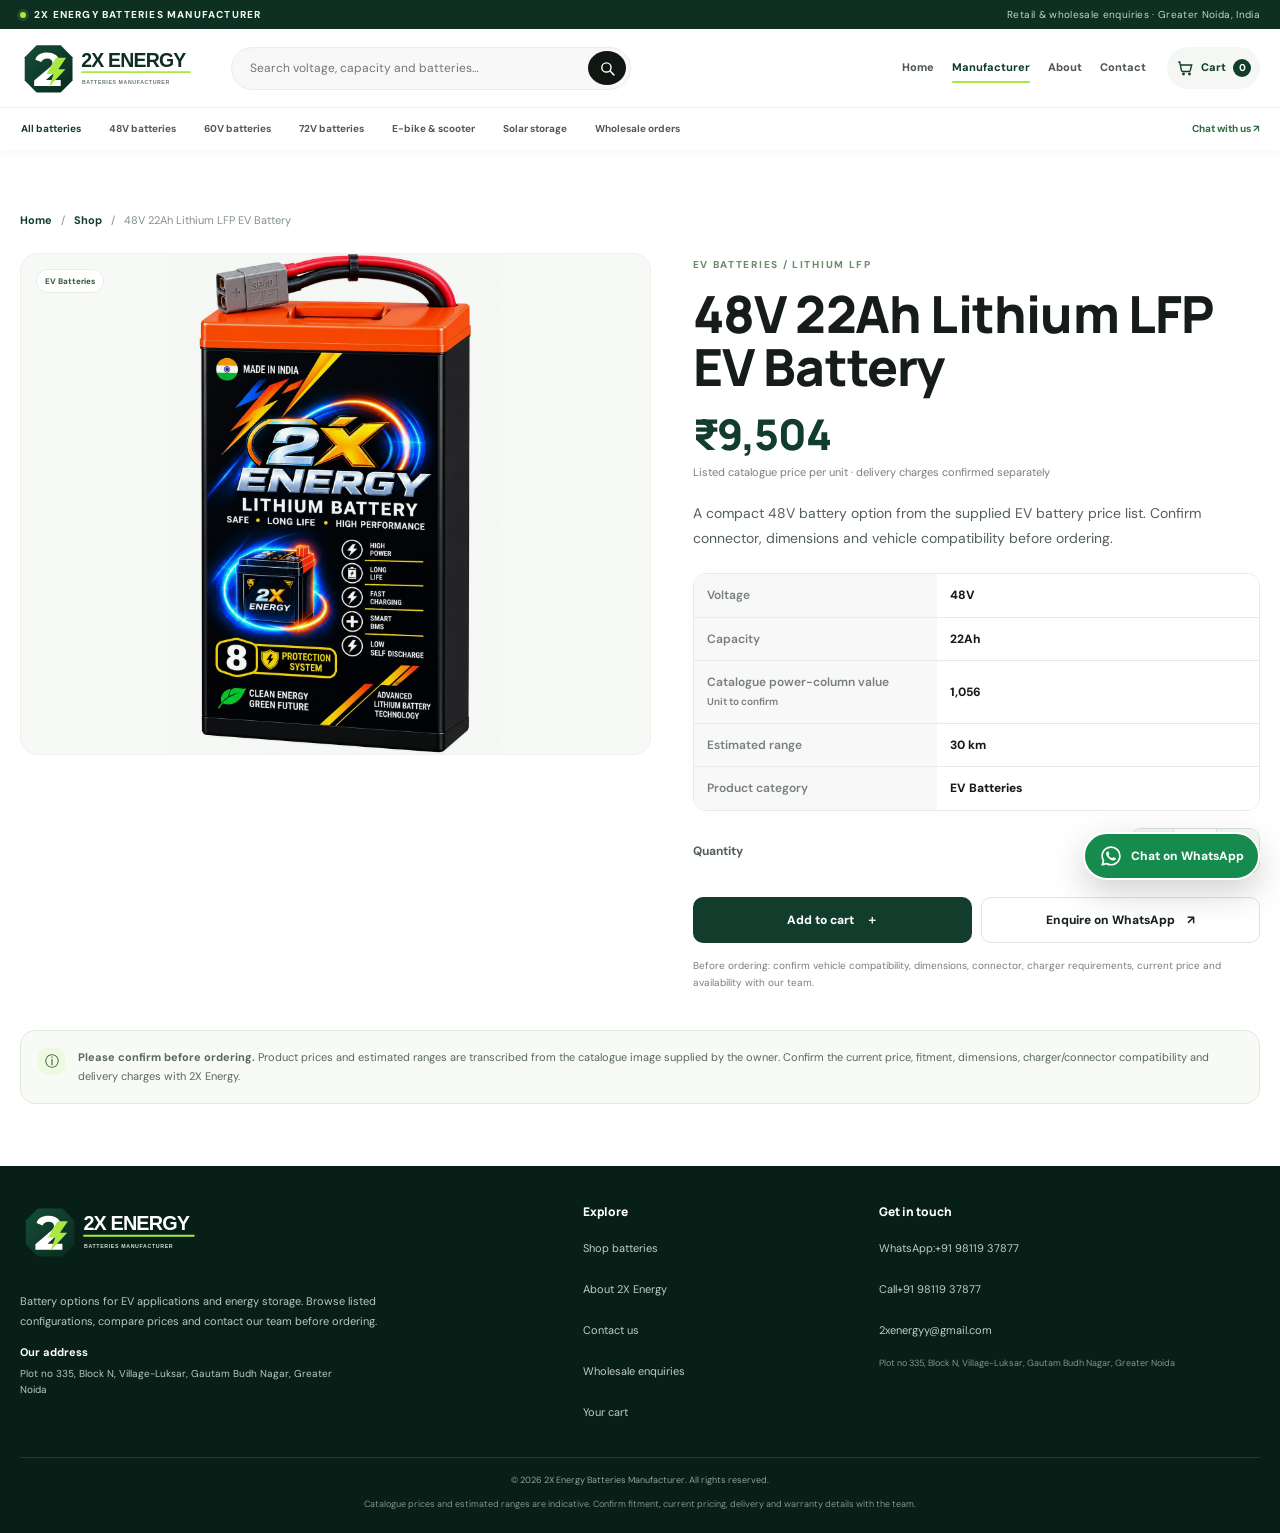
<file: product.html>
<!doctype html>
<html lang="en-IN">

<head>
  <meta charset="utf-8">
  <meta name="viewport" content="width=device-width, initial-scale=1">
  <title>Battery Details | 2X Energy Batteries Manufacturer</title>
  <meta name="description"
    content="View 2X Energy lithium LFP EV battery specifications and enquire about availability, fitment and bulk orders.">
  <meta name="theme-color" content="#103b2c">
  <meta property="og:type" content="product">
  <meta property="og:title" content="Battery Details | 2X Energy Batteries Manufacturer">
  <meta property="og:description"
    content="Check listed battery specifications, price and range, then contact 2X Energy to confirm compatibility.">
  <meta property="og:url" content="https://2xenergy.store/product.html">
  <meta property="og:image" content="2X Energy Lithium Batteries in Nature.jpg">
  <meta property="og:image:alt" content="2X Energy branded lithium battery range">
  <link rel="icon" href="images/favicon.svg" type="image/svg+xml">
  <link rel="canonical" href="https://2xenergy.store/product.html">
  <link rel="preconnect" href="https://fonts.googleapis.com">
  <link rel="preconnect" href="https://fonts.gstatic.com" crossorigin>
  <link
    href="https://fonts.googleapis.com/css2?family=DM+Sans:wght@400;500;600;700&family=Manrope:wght@400;500;600;700;800&display=swap"
    rel="stylesheet">
  <link rel="stylesheet" href="css/style.css">
  <script defer src="js/products.js"></script>
  <script defer src="js/main.js"></script>
</head>

<body data-page="product">
  <div id="site-header"></div>
  <main class="section section-wrap product-page-section">
    <nav class="breadcrumbs" aria-label="Breadcrumb"><a href="index.html">Home</a><span>/</span><a
        href="shop.html">Shop</a><span>/</span><span id="breadcrumb-product">Battery details</span></nav>
    <div id="product-detail-root" class="product-detail-layout">
      <div class="loading-panel">Loading product details…</div>
    </div>
    <section class="product-detail-note"><span aria-hidden="true">ⓘ</span>
      <p><b>Please confirm before ordering.</b> Product prices and estimated ranges are transcribed from the catalogue
        image supplied by the owner. Confirm the current price, fitment, dimensions, charger/connector compatibility and
        delivery charges with 2X Energy.</p>
    </section>
  </main>
  <div id="site-footer"></div>
</body>

</html>
</file>
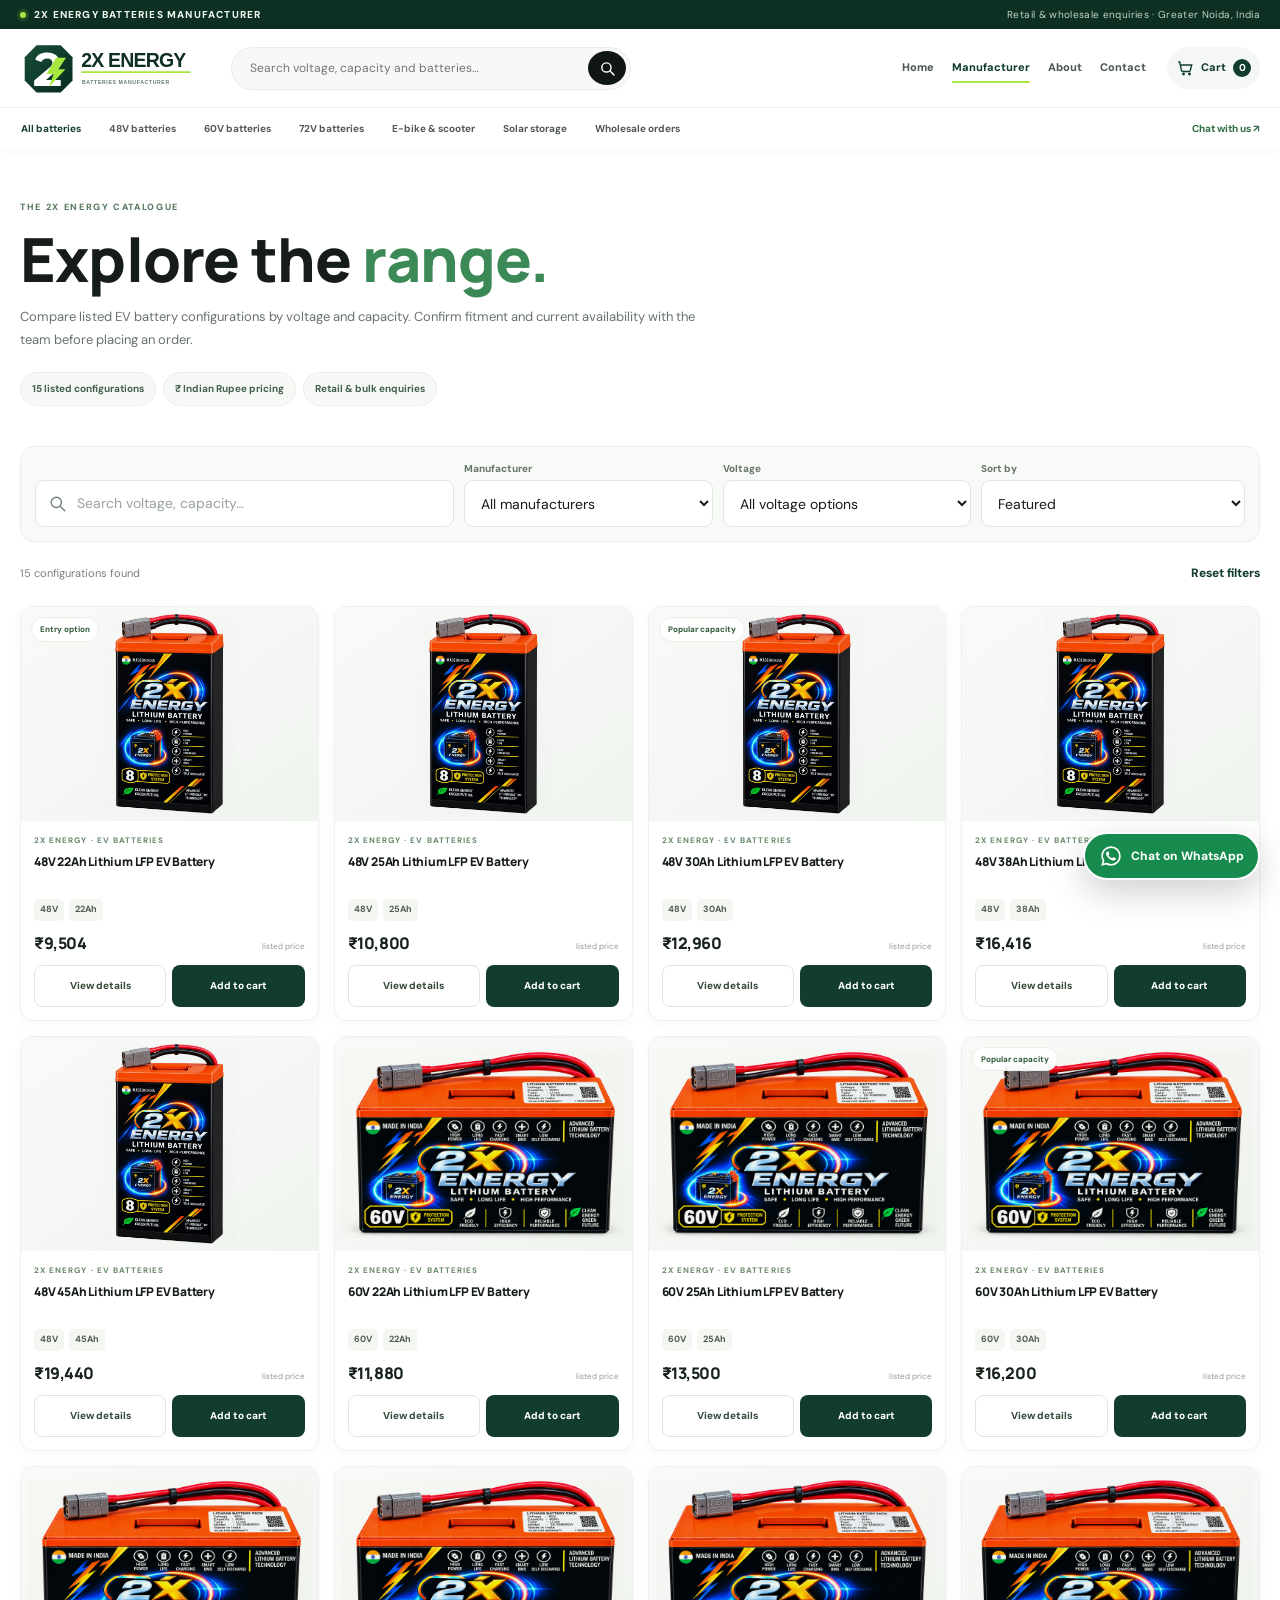
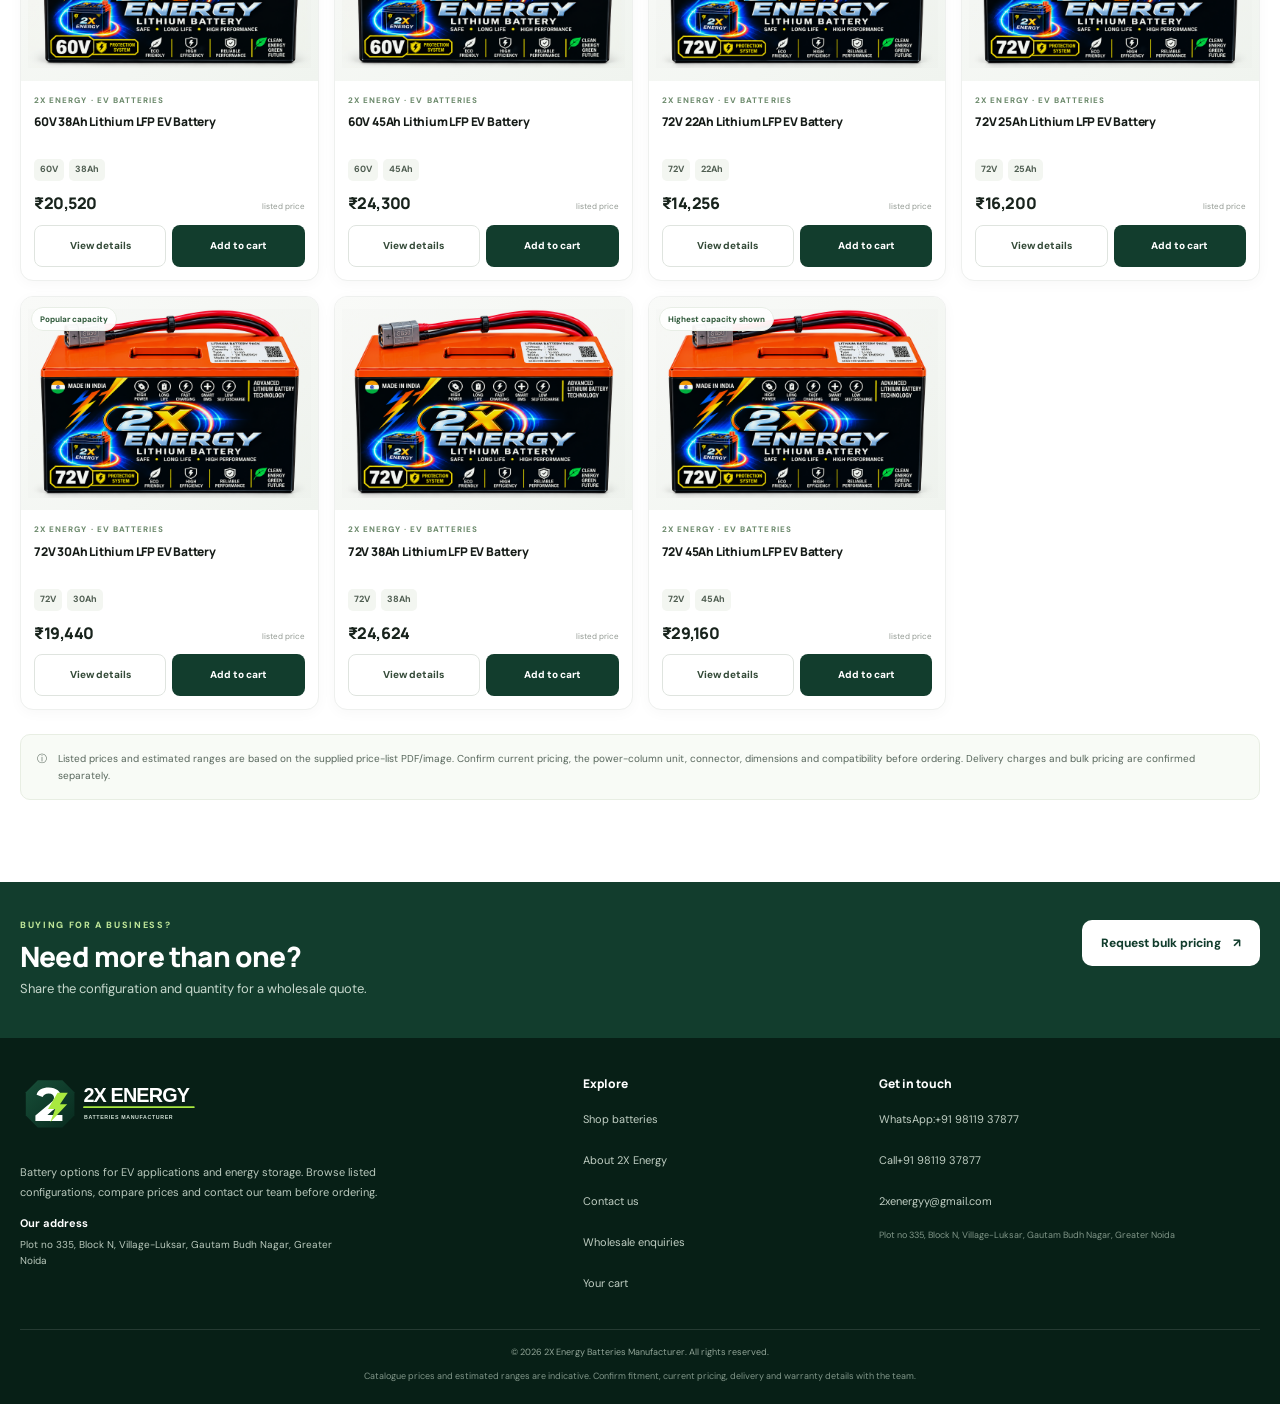
<file: shop.html>
<!doctype html>
<html lang="en-IN">

<head>
  <meta charset="utf-8">
  <meta name="viewport" content="width=device-width, initial-scale=1">
  <title>Manufacturer Catalogue | 2X Energy Batteries Manufacturer</title>
  <meta name="description"
    content="Browse 2X Energy EV battery configurations across 48V, 60V and 72V, with prices in Indian rupees and direct product enquiries.">
  <meta name="theme-color" content="#103b2c">
  <meta property="og:type" content="website">
  <meta property="og:title" content="Manufacturer Catalogue | 2X Energy Batteries Manufacturer">
  <meta property="og:description"
    content="Browse listed 2X Energy EV battery configurations and ask about compatibility or wholesale quantities.">
  <meta property="og:url" content="https://2xenergy.store/shop.html">
  <meta property="og:image" content="2X Energy Lithium Batteries in Nature.jpg">
  <meta property="og:image:alt" content="2X Energy branded lithium battery range">
  <link rel="icon" href="images/favicon.svg" type="image/svg+xml">
  <link rel="canonical" href="https://2xenergy.store/shop.html">
  <link rel="preconnect" href="https://fonts.googleapis.com">
  <link rel="preconnect" href="https://fonts.gstatic.com" crossorigin>
  <link
    href="https://fonts.googleapis.com/css2?family=DM+Sans:wght@400;500;600;700&family=Manrope:wght@400;500;600;700;800&display=swap"
    rel="stylesheet">
  <link rel="stylesheet" href="css/style.css">
  <script defer src="js/products.js"></script>
  <script defer src="js/main.js"></script>
</head>

<body data-page="shop">
  <div id="site-header"></div>
  <main>
    <section class="page-hero section-wrap">
      <div class="eyebrow">THE 2X ENERGY CATALOGUE</div>
      <h1>Explore the <span>range.</span></h1>
      <p>Compare listed EV battery configurations by voltage and capacity. Confirm fitment and current availability with
        the team before placing an order.</p>
      <div class="page-hero-meta"><span>15 listed configurations</span><span>₹ Indian Rupee pricing</span><span>Retail &
          bulk enquiries</span></div>
    </section>
    <section class="section section-wrap shop-section">
      <div class="shop-toolbar">
        <label class="search-control"><span class="sr-only">Search batteries</span><svg viewBox="0 0 24 24"
            aria-hidden="true">
            <circle cx="10.5" cy="10.5" r="6.5" />
            <path d="m16 16 5 5" />
          </svg><input type="search" id="product-search" placeholder="Search voltage, capacity…"
            autocomplete="off"></label>
        <label class="filter-control"><span>Manufacturer</span><select id="manufacturer-filter">
            <option value="all">All manufacturers</option>
            <option value="2X Energy">2X Energy</option>
          </select></label>
        <label class="filter-control"><span>Voltage</span><select id="voltage-filter">
            <option value="all">All voltage options</option>
            <option value="48V">48V</option>
            <option value="60V">60V</option>
            <option value="72V">72V</option>
          </select></label>
        <label class="filter-control"><span>Sort by</span><select id="sort-filter">
            <option value="featured">Featured</option>
            <option value="price-low">Price: low to high</option>
            <option value="price-high">Price: high to low</option>
            <option value="capacity">Capacity</option>
          </select></label>
      </div>
      <div class="results-line"><span id="shop-results-count" aria-live="polite">Loading configurations…</span><button
          class="text-button" type="button" id="clear-filters">Reset filters</button></div>
      <div class="product-grid shop-product-grid" id="shop-product-grid"></div>
      <div class="empty-state" id="shop-empty-state" hidden><span class="empty-state-icon" aria-hidden="true">⌕</span>
        <h2>No matching batteries</h2>
        <p>Try another search term or reset the filters.</p><button class="btn btn-secondary" id="empty-reset"
          type="button">Reset filters</button>
      </div>
      <div class="catalogue-note"><span aria-hidden="true">ⓘ</span> Listed prices and estimated ranges are based on the
        supplied price-list PDF/image. Confirm current pricing, the power-column unit, connector, dimensions and
        compatibility before ordering. Delivery charges and bulk pricing are confirmed separately.</div>
    </section>
    <section class="bulk-strip">
      <div class="section-wrap bulk-strip-inner">
        <div>
          <div class="eyebrow">BUYING FOR A BUSINESS?</div>
          <h2>Need more than one?</h2>
          <p>Share the configuration and quantity for a wholesale quote.</p>
        </div><a href="contact.html?topic=Wholesale%20enquiry" class="btn btn-light">Request bulk pricing <span
            aria-hidden="true">↗</span></a>
      </div>
    </section>
  </main>
  <div id="site-footer"></div>
</body>

</html>
</file>
<file: css/style.css>
/* ======================================================================
   2X Energy — responsive design system
   Mobile-first: layouts are tuned for narrow screens before desktop.
   Brand colours: deep green, white, with restrained electric-lime accents.
   ====================================================================== */
:root {
  --forest: #103b2c;
  --forest-deep: #09271d;
  --forest-mid: #1a513b;
  --lime: #a8e83f;
  --lime-soft: #e9f8d4;
  --ink: #14251d;
  --text: #49574f;
  --muted: #78867d;
  --line: #e0e8e1;
  --surface: #f6f9f5;
  --white: #fff;
  --blue: #1376b8;
  --shadow-sm: 0 8px 24px rgba(17, 54, 39, .07);
  --shadow-lg: 0 24px 60px rgba(7, 35, 23, .16);
  --radius-sm: 12px;
  --radius: 20px;
  --radius-lg: 30px;
  --container: 1180px;
  --font-body: 'DM Sans', Arial, sans-serif;
  --font-heading: 'Manrope', 'DM Sans', Arial, sans-serif;
}

* {
  box-sizing: border-box;
}

html {
  scroll-behavior: smooth;
  scroll-padding-top: 90px;
}

body {
  margin: 0;
  color: var(--ink);
  background: var(--white);
  font-family: var(--font-body);
  font-size: 16px;
  line-height: 1.55;
  -webkit-font-smoothing: antialiased;
}

img {
  display: block;
  max-width: 100%;
}

a {
  color: inherit;
  text-decoration: none;
}

button,
input,
select,
textarea {
  font: inherit;
}

button,
a,
select {
  -webkit-tap-highlight-color: transparent;
}

button {
  cursor: pointer;
}

button:focus-visible,
a:focus-visible,
input:focus-visible,
select:focus-visible,
textarea:focus-visible {
  outline: 3px solid rgba(168, 232, 63, .8);
  outline-offset: 3px;
}

::selection {
  color: var(--forest-deep);
  background: var(--lime);
}

.section-wrap {
  width: min(var(--container), calc(100% - 40px));
  margin-inline: auto;
}

.section {
  padding-block: 72px;
}

.sr-only {
  position: absolute;
  width: 1px;
  height: 1px;
  padding: 0;
  margin: -1px;
  overflow: hidden;
  clip: rect(0, 0, 0, 0);
  white-space: nowrap;
  border: 0;
}

.muted {
  color: var(--muted);
}

/* Header and navigation */
.site-header {
  position: sticky;
  z-index: 100;
  top: 0;
  background: rgba(255, 255, 255, .94);
  backdrop-filter: blur(16px);
  border-bottom: 1px solid rgba(16, 59, 44, .09);
}

.header-inner {
  min-height: 76px;
  display: flex;
  align-items: center;
  justify-content: space-between;
  gap: 20px;
}

.brand {
  display: inline-flex;
  align-items: center;
  gap: 10px;
  min-width: 0;
}

.brand-mark {
  display: grid;
  place-items: center;
  width: 43px;
  height: 43px;
  flex: 0 0 auto;
  border-radius: 13px;
  color: var(--lime);
  background: var(--forest);
  font: 800 20px/1 var(--font-heading);
  letter-spacing: -2px;
  transform: skew(-4deg);
}

.brand-text {
  display: grid;
  line-height: 1.06;
}

.brand-name {
  font: 800 17px/1.05 var(--font-heading);
  letter-spacing: -.6px;
  white-space: nowrap;
}

.brand-tagline {
  margin-top: 5px;
  color: var(--muted);
  font-size: 9px;
  font-weight: 700;
  letter-spacing: 1.5px;
  text-transform: uppercase;
}

.desktop-nav {
  display: none;
  align-items: center;
  gap: 26px;
}

.nav-link {
  display: inline-flex;
  align-items: center;
  min-height: 44px;
  color: #516058;
  font-size: 13px;
  font-weight: 700;
  transition: color .2s ease;
}

.nav-link:hover,
.nav-link[aria-current="page"] {
  color: var(--forest);
}

.nav-link[aria-current="page"] {
  position: relative;
}

.nav-link[aria-current="page"]::after {
  position: absolute;
  content: '';
  height: 3px;
  left: 0;
  right: 0;
  bottom: 4px;
  background: var(--lime);
  border-radius: 5px;
}

.header-actions {
  display: flex;
  align-items: center;
  gap: 8px;
}

.cart-link {
  display: inline-flex;
  align-items: center;
  gap: 8px;
  padding: 9px 12px;
  min-height: 44px;
  border-radius: 13px;
  border: 1px solid var(--line);
  color: var(--forest);
  font-size: 13px;
  font-weight: 800;
  transition: background .2s, border-color .2s;
}

.cart-link:hover {
  background: var(--lime-soft);
  border-color: #c9e9a8;
}

.cart-icon {
  width: 18px;
  height: 18px;
  stroke: currentColor;
  fill: none;
  stroke-width: 1.8;
}

.cart-count {
  display: inline-grid;
  place-items: center;
  min-width: 21px;
  height: 21px;
  padding: 0 4px;
  border-radius: 99px;
  background: var(--lime);
  color: var(--forest-deep);
  font-size: 11px;
}

.menu-toggle {
  display: inline-grid;
  place-items: center;
  width: 44px;
  height: 44px;
  border: 1px solid var(--line);
  background: var(--white);
  color: var(--forest);
  border-radius: 13px;
}

.menu-toggle svg {
  width: 21px;
  height: 21px;
  fill: none;
  stroke: currentColor;
  stroke-width: 2;
  stroke-linecap: round;
}

.mobile-nav {
  display: none;
  padding: 5px 20px 18px;
  border-top: 1px solid var(--line);
  background: var(--white);
}

.mobile-nav.is-open {
  display: grid;
  gap: 3px;
}

.mobile-nav .nav-link {
  min-height: 46px;
  padding-inline: 12px;
  border-radius: 8px;
}

.mobile-nav .nav-link:hover,
.mobile-nav .nav-link[aria-current="page"] {
  background: var(--surface);
}

.mobile-nav .nav-link[aria-current="page"]::after {
  display: none;
}

/* Buttons */
.btn {
  display: inline-flex;
  align-items: center;
  justify-content: center;
  gap: 12px;
  min-height: 48px;
  padding: 13px 19px;
  border: 1px solid transparent;
  border-radius: 13px;
  font-size: 13px;
  font-weight: 800;
  line-height: 1.2;
  text-align: center;
  transition: transform .2s ease, background .2s ease, box-shadow .2s ease, border-color .2s ease;
}

.btn:hover {
  transform: translateY(-2px);
}

.btn:active {
  transform: translateY(0);
}

.btn-primary {
  color: var(--forest-deep);
  background: var(--lime);
  box-shadow: 0 10px 22px rgba(168, 232, 63, .14);
}

.btn-primary:hover {
  background: #b8f25a;
  box-shadow: 0 12px 26px rgba(168, 232, 63, .25);
}

.btn-secondary {
  color: var(--forest);
  background: var(--white);
  border-color: #cfdcd2;
}

.btn-secondary:hover {
  background: var(--lime-soft);
  border-color: #bbdca2;
}

.btn-dark {
  color: #fff;
  background: var(--forest);
}

.btn-dark:hover {
  background: var(--forest-mid);
}

.btn-light {
  color: var(--forest);
  background: #fff;
}

.btn-light:hover {
  background: var(--lime-soft);
}

.btn-full {
  width: 100%;
}

.btn:disabled {
  opacity: .55;
  cursor: not-allowed;
  transform: none;
}

.text-link {
  display: inline-flex;
  align-items: center;
  gap: 9px;
  min-height: 44px;
  color: var(--forest);
  font-size: 13px;
  font-weight: 800;
  border-bottom: 1px solid #b6d293;
  transition: color .2s, border-color .2s;
}

.text-link:hover {
  color: #387b4b;
  border-color: var(--lime);
}

.text-button {
  border: 0;
  padding: 8px 0;
  min-height: 44px;
  color: var(--forest);
  background: transparent;
  font-weight: 800;
  font-size: 12px;
}

/* Shared headings and labels */
.eyebrow {
  display: flex;
  align-items: center;
  gap: 9px;
  color: #477b57;
  font-size: 10px;
  line-height: 1.3;
  font-weight: 800;
  letter-spacing: 2.1px;
  text-transform: uppercase;
}

.eyebrow-dot {
  display: inline-block;
  width: 7px;
  height: 7px;
  background: var(--lime);
  border-radius: 50%;
  box-shadow: 0 0 0 4px rgba(168, 232, 63, .17);
}

h1,
h2,
h3,
p {
  margin-top: 0;
}

h1,
h2,
h3 {
  font-family: var(--font-heading);
  letter-spacing: -1.3px;
}

h1 {
  margin-bottom: 18px;
  font-size: clamp(2.55rem, 9.4vw, 4.6rem);
  line-height: 1.08;
  font-weight: 800;
}

h2 {
  margin-bottom: 14px;
  font-size: clamp(2rem, 6vw, 3.15rem);
  line-height: 1.12;
  font-weight: 800;
}

h3 {
  margin-bottom: 9px;
  font-size: 19px;
  line-height: 1.25;
  font-weight: 800;
}

h1 span,
h2 span {
  color: #4c925c;
}

.section-heading {
  display: flex;
  flex-direction: column;
  align-items: flex-start;
  gap: 12px;
  margin-bottom: 15px;
}

.section-heading h2 {
  margin-bottom: 0;
}

.section-lead {
  max-width: 590px;
  color: var(--text);
  font-size: 15px;
  line-height: 1.75;
}

/* Homepage hero */
.hero {
  position: relative;
  display: grid;
  gap: 36px;
  padding-top: 55px;
  padding-bottom: 47px;
}

.hero-copy {
  position: relative;
  z-index: 2;
}

.hero h1 {
  margin-top: 19px;
  max-width: 700px;
}

.hero h1 span {
  color: #4f9861;
}

.hero-intro {
  max-width: 525px;
  color: var(--text);
  font-size: 16px;
  line-height: 1.8;
}

.hero-actions {
  display: flex;
  flex-wrap: wrap;
  gap: 10px;
  margin-top: 26px;
}

.hero-proof {
  display: flex;
  flex-wrap: wrap;
  align-items: center;
  gap: 14px;
  margin-top: 34px;
}

.hero-proof div {
  display: grid;
  gap: 2px;
}

.hero-proof strong {
  font: 800 14px/1.25 var(--font-heading);
  color: var(--forest);
}

.hero-proof span {
  color: var(--muted);
  font-size: 10px;
}

.hero-proof i {
  width: 1px;
  height: 28px;
  background: var(--line);
}

.hero-visual {
  position: relative;
  min-width: 0;
}

.hero-image-frame {
  position: relative;
  overflow: hidden;
  border-radius: var(--radius-lg);
  background: var(--forest-deep);
  box-shadow: var(--shadow-lg);
}

.hero-image-frame::after {
  position: absolute;
  inset: auto 0 0;
  height: 35%;
  content: '';
  pointer-events: none;
  background: linear-gradient(0deg, rgba(5, 24, 16, .68), transparent);
}

.hero-image-frame img {
  width: 100%;
  height: 300px;
  object-fit: cover;
  object-position: center;
}

.image-caption {
  position: absolute;
  z-index: 1;
  right: 14px;
  bottom: 14px;
  left: 14px;
  display: flex;
  align-items: center;
  gap: 11px;
  color: #fff;
}

.caption-mark {
  display: grid;
  place-items: center;
  width: 39px;
  height: 39px;
  flex: 0 0 auto;
  border-radius: 12px;
  color: var(--forest-deep);
  background: var(--lime);
  font-size: 21px;
}

.image-caption span:last-child {
  display: grid;
  line-height: 1.35;
}

.image-caption b {
  font-size: 12px;
}

.image-caption small {
  margin-top: 2px;
  color: rgba(255, 255, 255, .76);
  font-size: 10px;
}

.hero-side-note {
  display: none;
}

.hero-bottom-line {
  position: absolute;
  height: 1px;
  left: 20px;
  right: 20px;
  bottom: 0;
  background: linear-gradient(90deg, transparent, #dce9dc, transparent);
}

/* Trust strip */
.trust-strip {
  background: var(--surface);
  border-block: 1px solid #edf2ed;
}

.trust-grid {
  display: grid;
  grid-template-columns: 1fr;
  padding-block: 20px;
  gap: 18px;
}

.trust-grid>div {
  display: flex;
  align-items: center;
  gap: 13px;
}

.trust-icon {
  display: grid;
  place-items: center;
  width: 38px;
  height: 38px;
  border: 1px solid #d8e8d4;
  border-radius: 12px;
  color: var(--forest);
  background: #fff;
  font: 800 11px var(--font-heading);
}

.trust-grid>div>span:last-child {
  display: grid;
  gap: 2px;
}

.trust-grid b {
  font-size: 12px;
}

.trust-grid small {
  color: var(--muted);
  font-size: 11px;
}

/* Products */
.product-grid {
  display: grid;
  grid-template-columns: repeat(2, minmax(0, 1fr));
  gap: 12px;
}

.product-card {
  min-width: 0;
  overflow: hidden;
  display: flex;
  flex-direction: column;
  border: 1px solid var(--line);
  border-radius: 17px;
  background: #fff;
  transition: box-shadow .22s ease, transform .22s ease, border-color .22s ease;
}

.product-card:hover {
  transform: translateY(-4px);
  border-color: #c7dbca;
  box-shadow: var(--shadow-sm);
}

.product-card-image {
  position: relative;
  display: block;
  overflow: hidden;
  aspect-ratio: 1 / .84;
  background: #eef5ee;
}

.product-card-image img {
  width: 100%;
  height: 100%;
  object-fit: cover;
  transition: transform .3s ease;
}

.product-card:hover .product-card-image img {
  transform: scale(1.035);
}

.product-card-badge {
  position: absolute;
  top: 9px;
  left: 9px;
  padding: 5px 8px;
  border-radius: 99px;
  color: var(--forest);
  background: rgba(255, 255, 255, .93);
  font-size: 9px;
  font-weight: 800;
}

.product-card-body {
  flex: 1;
  display: flex;
  flex-direction: column;
  padding: 12px;
}

.product-category {
  color: #5b8866;
  font-size: 9px;
  font-weight: 800;
  letter-spacing: 1.2px;
  text-transform: uppercase;
}

.product-card h3 {
  margin: 7px 0 7px;
  font-size: 13px;
  line-height: 1.45;
  letter-spacing: -.3px;
}

.product-spec-line {
  display: flex;
  flex-wrap: wrap;
  gap: 5px;
  color: var(--muted);
  font-size: 10px;
}

.spec-chip {
  display: inline-flex;
  padding: 4px 6px;
  border-radius: 6px;
  background: var(--surface);
  color: #43564a;
  font-weight: 700;
}

.product-card-price-row {
  display: flex;
  align-items: baseline;
  justify-content: space-between;
  gap: 5px;
  margin-top: auto;
  padding-top: 13px;
}

.product-price {
  color: var(--forest);
  font: 800 16px/1.3 var(--font-heading);
  letter-spacing: -.5px;
}

.product-price-note {
  color: var(--muted);
  font-size: 9px;
}

.product-card-actions {
  display: grid;
  grid-template-columns: 1fr;
  gap: 7px;
  padding: 0 12px 12px;
}

.product-card-actions .btn {
  min-height: 44px;
  padding: 10px;
  font-size: 11px;
}

.product-card-actions .btn-secondary {
  background: var(--surface);
}

.catalogue-note {
  display: flex;
  align-items: flex-start;
  gap: 11px;
  margin-top: 24px;
  padding: 15px 16px;
  border: 1px solid #dfe9d9;
  border-radius: 13px;
  color: #57665b;
  background: #f8fbf5;
  font-size: 11px;
  line-height: 1.7;
}

.catalogue-note>span {
  display: grid;
  place-items: center;
  width: 22px;
  height: 22px;
  flex: 0 0 auto;
  border-radius: 50%;
  color: var(--forest);
  background: var(--lime-soft);
  font-size: 14px;
}

/* Category band */
.category-section {
  color: #fff;
  background: var(--forest-deep);
  overflow: hidden;
}

.category-section .eyebrow {
  color: #b4dc91;
}

.light-heading {
  align-items: flex-start;
}

.light-heading h2 {
  color: #fff;
}

.light-heading h2 span {
  color: var(--lime);
}

.light-heading .section-lead {
  color: #c1d0c5;
}

.category-grid {
  display: grid;
  grid-template-columns: repeat(2, minmax(0, 1fr));
  gap: 10px;
  margin-top: 28px;
}

.category-card {
  position: relative;
  min-height: 178px;
  display: flex;
  flex-direction: column;
  align-items: flex-start;
  padding: 17px 14px;
  border: 1px solid rgba(223, 244, 222, .16);
  border-radius: 17px;
  background: rgba(255, 255, 255, .045);
  transition: background .2s, border-color .2s, transform .2s;
}

.category-card:hover {
  transform: translateY(-3px);
  border-color: rgba(168, 232, 63, .65);
  background: rgba(168, 232, 63, .08);
}

.category-icon {
  display: grid;
  place-items: center;
  width: 41px;
  height: 41px;
  margin-bottom: 17px;
  border-radius: 13px;
  color: var(--lime);
  background: rgba(168, 232, 63, .1);
}

.category-icon svg {
  width: 25px;
  height: 25px;
  fill: none;
  stroke: currentColor;
  stroke-width: 1.8;
  stroke-linecap: round;
  stroke-linejoin: round;
}

.category-card b {
  max-width: 100%;
  font: 800 12px/1.4 var(--font-heading);
}

.category-card small {
  margin-top: 5px;
  max-width: 100%;
  color: #b5c7bb;
  font-size: 10px;
  line-height: 1.4;
}

.category-arrow {
  position: absolute;
  right: 13px;
  top: 14px;
  color: var(--lime);
  font-size: 16px;
}

.category-disclaimer {
  margin: 17px 0 0;
  color: #98b0a0;
  font-size: 10px;
  line-height: 1.7;
}

/* Why choose us */
.why-section {
  display: grid;
  gap: 36px;
  align-items: center;
}

.why-visual {
  position: relative;
  overflow: hidden;
  border-radius: var(--radius-lg);
  background: var(--forest-deep);
}

.why-visual img {
  width: 100%;
  height: 325px;
  object-fit: cover;
  object-position: center 60%;
}

.visual-stamp {
  position: absolute;
  right: 14px;
  bottom: 14px;
  display: flex;
  align-items: center;
  gap: 10px;
  padding: 11px 15px;
  border: 1px solid rgba(255, 255, 255, .35);
  border-radius: 14px;
  color: #fff;
  background: rgba(7, 34, 24, .85);
  backdrop-filter: blur(12px);
}

.visual-stamp span {
  color: var(--lime);
  font: 800 27px/1 var(--font-heading);
  letter-spacing: -2px;
}

.visual-stamp small {
  font-size: 8px;
  font-weight: 800;
  letter-spacing: 1.4px;
  line-height: 1.55;
}

.why-copy h2 {
  margin-top: 15px;
}

.why-copy>.section-lead {
  margin-bottom: 23px;
}

.benefit-list {
  display: grid;
  gap: 17px;
  margin-bottom: 25px;
}

.benefit-list>div {
  display: flex;
  align-items: flex-start;
  gap: 12px;
}

.benefit-check {
  display: grid;
  place-items: center;
  width: 25px;
  height: 25px;
  flex: 0 0 auto;
  border-radius: 8px;
  color: var(--forest);
  background: var(--lime-soft);
  font-size: 14px;
  font-weight: 800;
}

.benefit-list span:last-child {
  display: grid;
  gap: 3px;
}

.benefit-list b {
  font-size: 13px;
}

.benefit-list small {
  color: var(--muted);
  font-size: 12px;
  line-height: 1.6;
}

/* Call-to-action band */
.cta-band {
  display: grid;
  gap: 22px;
  margin-bottom: 72px;
  padding: 27px 23px;
  border-radius: var(--radius);
  color: #fff;
  background: linear-gradient(120deg, #0c3325 0%, #164933 100%);
}

.cta-band .eyebrow {
  color: #b7e78a;
}

.cta-band h2 {
  margin-top: 12px;
  margin-bottom: 0;
  font-size: clamp(1.7rem, 6vw, 2.6rem);
}

.cta-band h2 span {
  color: var(--lime);
}

.cta-actions p {
  margin-bottom: 15px;
  color: #c6d6cc;
  font-size: 13px;
  line-height: 1.6;
}

/* Inner page hero */
.page-hero {
  padding-top: 49px;
  padding-bottom: 31px;
}

.page-hero h1 {
  margin-top: 17px;
  margin-bottom: 14px;
  font-size: clamp(2.45rem, 10vw, 4rem);
}

.page-hero p {
  max-width: 675px;
  margin-bottom: 21px;
  color: var(--text);
  font-size: 15px;
  line-height: 1.8;
}

.page-hero-meta {
  display: flex;
  flex-wrap: wrap;
  gap: 7px;
}

.page-hero-meta span {
  padding: 8px 11px;
  border: 1px solid var(--line);
  border-radius: 99px;
  color: #42604b;
  background: #f9fbf8;
  font-size: 10px;
  font-weight: 700;
}

.compact-page-hero {
  padding-top: 35px;
}

.compact-page-hero h1 {
  font-size: clamp(2.25rem, 8vw, 3.4rem);
}

/* Shop toolbar */
.shop-section {
  padding-top: 22px;
}

.shop-toolbar {
  display: grid;
  gap: 10px;
  padding: 13px;
  border: 1px solid var(--line);
  border-radius: 17px;
  background: var(--surface);
}

.search-control {
  position: relative;
  display: flex;
  align-items: center;
  min-width: 0;
}

.search-control svg {
  position: absolute;
  left: 13px;
  width: 19px;
  height: 19px;
  fill: none;
  stroke: #718176;
  stroke-width: 1.8;
  stroke-linecap: round;
}

.search-control input {
  width: 100%;
  min-width: 0;
  min-height: 47px;
  padding: 10px 12px 10px 41px;
  border: 1px solid #dfe7df;
  border-radius: 11px;
  color: var(--ink);
  background: #fff;
}

.search-control input::placeholder {
  color: #98a39b;
}

.filter-control {
  display: grid;
  gap: 4px;
  min-width: 0;
}

.filter-control span {
  color: #67776b;
  font-size: 10px;
  font-weight: 800;
}

.filter-control select {
  width: 100%;
  min-height: 47px;
  padding: 10px 12px;
  border: 1px solid #dfe7df;
  border-radius: 11px;
  color: var(--ink);
  background: #fff;
}

.results-line {
  display: flex;
  align-items: center;
  justify-content: space-between;
  gap: 10px;
  padding-block: 13px 14px;
  color: var(--muted);
  font-size: 11px;
}

.shop-product-grid {
  margin-top: 2px;
}

.shop-product-grid .product-card-image {
  aspect-ratio: 1 / .72;
}

.empty-state {
  padding: 46px 18px;
  text-align: center;
  border: 1px dashed #cad9ca;
  border-radius: var(--radius);
  background: var(--surface);
}

.empty-state[hidden] {
  display: none !important;
}

.empty-state-icon {
  display: inline-grid;
  place-items: center;
  width: 48px;
  height: 48px;
  margin-bottom: 14px;
  border-radius: 15px;
  color: var(--forest);
  background: var(--lime-soft);
  font-size: 24px;
}

.empty-state h2 {
  font-size: 25px;
}

.empty-state p {
  color: var(--text);
  font-size: 13px;
}

.bulk-strip {
  margin-top: 20px;
  color: #fff;
  background: var(--forest);
}

.bulk-strip-inner {
  display: grid;
  gap: 20px;
  padding-block: 34px;
}

.bulk-strip .eyebrow {
  color: #c0e799;
}

.bulk-strip h2 {
  margin-top: 9px;
  margin-bottom: 7px;
  font-size: 28px;
}

.bulk-strip p {
  margin-bottom: 0;
  color: #c7d8cd;
  font-size: 13px;
}

.bulk-strip .btn {
  align-self: start;
  justify-self: start;
}

/* Product details */
.product-page-section {
  padding-top: 24px;
}

.breadcrumbs {
  display: flex;
  flex-wrap: wrap;
  align-items: center;
  gap: 9px;
  margin-bottom: 24px;
  color: #839087;
  font-size: 11px;
}

.breadcrumbs a {
  color: var(--forest);
  font-weight: 700;
}

.breadcrumbs a:hover {
  text-decoration: underline;
}

.product-detail-layout {
  display: grid;
  gap: 28px;
}

.product-detail-visual {
  position: relative;
  overflow: hidden;
  min-width: 0;
  border-radius: var(--radius);
  background: #eff6ef;
}

.product-detail-visual img {
  width: 100%;
  height: 320px;
  object-fit: cover;
}

.product-detail-visual .product-card-badge {
  top: 15px;
  left: 15px;
}

.product-detail-copy {
  min-width: 0;
}

.product-detail-copy .product-category {
  font-size: 10px;
  letter-spacing: 1.7px;
}

.product-detail-copy h1 {
  margin-top: 12px;
  margin-bottom: 14px;
  font-size: clamp(2rem, 8vw, 3.3rem);
}

.product-detail-price {
  margin: 17px 0 6px;
  color: var(--forest);
  font: 800 clamp(1.8rem, 7vw, 2.65rem)/1.1 var(--font-heading);
  letter-spacing: -1.2px;
}

.price-caption {
  color: var(--muted);
  font-size: 11px;
}

.product-detail-description {
  margin-top: 20px;
  color: var(--text);
  font-size: 14px;
  line-height: 1.8;
}

.spec-table {
  width: 100%;
  border-collapse: separate;
  border-spacing: 0;
  margin-top: 22px;
  overflow: hidden;
  border: 1px solid var(--line);
  border-radius: 13px;
  font-size: 12px;
}

.spec-table th,
.spec-table td {
  padding: 12px 13px;
  text-align: left;
  border-bottom: 1px solid var(--line);
}

.spec-table tr:last-child th,
.spec-table tr:last-child td {
  border-bottom: 0;
}

.spec-table th {
  width: 43%;
  color: var(--muted);
  background: var(--surface);
  font-weight: 600;
}

.spec-table td {
  color: var(--ink);
  background: #fff;
  font-weight: 800;
}

.product-detail-actions {
  display: grid;
  gap: 9px;
  margin-top: 23px;
}

.product-detail-actions .btn {
  width: 100%;
}

.quantity-picker {
  display: flex;
  align-items: center;
  justify-content: space-between;
  gap: 14px;
  margin-top: 17px;
}

.quantity-picker label {
  color: var(--text);
  font-size: 12px;
  font-weight: 700;
}

.quantity-control {
  display: inline-flex;
  align-items: center;
  border: 1px solid #d9e3d9;
  border-radius: 11px;
  overflow: hidden;
  background: #fff;
}

.quantity-control button {
  width: 42px;
  height: 44px;
  border: 0;
  color: var(--forest);
  background: #f6faf5;
  font-size: 19px;
}

.quantity-control button:hover {
  background: var(--lime-soft);
}

.quantity-control input {
  width: 44px;
  height: 44px;
  border: 0;
  border-inline: 1px solid #e0e9e0;
  color: var(--ink);
  text-align: center;
  font-weight: 800;
}

.product-detail-note {
  display: flex;
  align-items: flex-start;
  gap: 13px;
  margin-top: 29px;
  padding: 17px;
  border: 1px solid #dfe9d9;
  border-radius: 15px;
  background: #f8fbf5;
}

.product-detail-note>span {
  display: grid;
  place-items: center;
  flex: 0 0 auto;
  width: 27px;
  height: 27px;
  border-radius: 9px;
  background: var(--lime-soft);
  color: var(--forest);
}

.product-detail-note p {
  margin: 0;
  color: #59675d;
  font-size: 11px;
  line-height: 1.75;
}

.loading-panel {
  padding: 40px;
  color: var(--muted);
}

/* Cart and checkout */
.cart-page-section {
  padding-top: 15px;
  padding-bottom: 80px;
  width: 100%;
}


.cart-layout {
  display: grid;
  align-items: start;
  gap: 25px;
}

.cart-items-panel {
  min-width: 0;
}

.cart-panel-heading {
  display: flex;
  flex-wrap: wrap;
  align-items: end;
  justify-content: space-between;
  gap: 10px;
  margin-bottom: 15px;
}

.cart-panel-heading h2 {
  margin: 7px 0 0;
  font-size: 28px;
}

.cart-items-list {
  display: grid;
  gap: 12px;
}

.cart-item {
  display: grid;
  grid-template-columns: 80px minmax(0, 1fr);
  gap: 12px;
  padding: 12px;
  border: 1px solid var(--line);
  border-radius: 15px;
  background: #fff;
}

.cart-item-image {
  overflow: hidden;
  width: 80px;
  height: 88px;
  border-radius: 11px;
  background: #edf5ed;
}

.cart-item-image img {
  width: 100%;
  height: 100%;
  object-fit: cover;
}

.cart-item-main {
  min-width: 0;
}

.cart-item-head {
  display: flex;
  flex-direction: column;
  align-items: flex-start;
  gap: 5px;
}

.cart-item-title {
  margin: 0;
  font: 800 13px/1.4 var(--font-heading);
  letter-spacing: -.2px;
}

.cart-item-unit-price {
  color: var(--forest);
  font-size: 12px;
  font-weight: 800;
}

.cart-item-meta {
  margin-top: 5px;
  color: var(--muted);
  font-size: 10px;
}

.cart-item-controls {
  display: flex;
  flex-wrap: wrap;
  align-items: center;
  gap: 10px;
  margin-top: 9px;
}

.cart-quantity {
  width: 62px;
  min-height: 40px;
  padding: 6px;
  border: 1px solid #dce5dc;
  border-radius: 8px;
  text-align: center;
}

.remove-item {
  min-height: 44px;
  padding: 7px 2px;
  border: 0;
  color: #a84c43;
  background: transparent;
  font-size: 11px;
  font-weight: 800;
}

.remove-item:hover {
  text-decoration: underline;
}

.cart-item-subtotal {
  margin-left: auto;
  color: var(--forest);
  font: 800 13px var(--font-heading);
  white-space: nowrap;
}

.back-to-shop {
  margin-top: 19px;
}

.cart-side-panel {
  display: grid;
  gap: 15px;
  min-width: 0;
}

.card-panel {
  min-width: 0;
  padding: 21px;
  border: 1px solid var(--line);
  border-radius: 18px;
  background: #fff;
  box-shadow: 0 7px 24px rgba(16, 59, 44, .035);
}

.card-panel h2 {
  margin-top: 8px;
  margin-bottom: 15px;
  font-size: 24px;
  letter-spacing: -.7px;
}

.summary-row {
  display: flex;
  align-items: flex-start;
  justify-content: space-between;
  gap: 15px;
  margin-block: 14px;
  color: var(--text);
  font-size: 12px;
}

.summary-row strong {
  color: var(--ink);
  font-size: 12px;
}

.total-row {
  padding-top: 15px;
  border-top: 1px solid var(--line);
  color: var(--ink);
  font-weight: 800;
}

.total-row strong {
  color: var(--forest);
  font: 800 21px var(--font-heading);
}

.tiny-note {
  color: var(--muted);
  font-size: 10px;
  line-height: 1.7;
}

.form-intro {
  color: var(--text);
  font-size: 12px;
  line-height: 1.65;
}

.form-stack {
  display: grid;
  gap: 13px;
}

.form-stack label {
  display: grid;
  gap: 6px;
  color: #37483d;
  font-size: 11px;
  font-weight: 800;
}

.form-stack label>span {
  display: inline;
  color: #a74c40;
}

.form-stack input,
.form-stack textarea,
.form-stack select {
  width: 100%;
  min-width: 0;
  min-height: 46px;
  padding: 11px 12px;
  resize: vertical;
  border: 1px solid #dce6dc;
  border-radius: 10px;
  color: var(--ink);
  background: #fff;
  font-size: 13px;
  font-weight: 500;
}

.form-stack input::placeholder,
.form-stack textarea::placeholder {
  color: #9aa59d;
}

.form-stack textarea {
  min-height: 92px;
}

.form-error {
  margin: 0;
  padding: 10px 12px;
  border-radius: 9px;
  color: #8e2d23;
  background: #fff0ed;
  font-size: 12px;
}

.form-error[hidden] {
  display: none !important;
}

.upi-panel>p {
  color: var(--text);
  font-size: 12px;
  line-height: 1.7;
}

.upi-qr-wrap {
  position: relative;
  width: min(190px, 100%);
  margin: 16px auto;
  padding: 7px;
  border: 1px solid var(--line);
  border-radius: 15px;
  background: var(--surface);
}

.upi-qr-wrap img {
  width: 100%;
  border-radius: 10px;
}

.placeholder-pill {
  position: absolute;
  bottom: 13px;
  left: 50%;
  transform: translateX(-50%);
  padding: 5px 9px;
  border-radius: 99px;
  color: #fff;
  background: #9a4237;
  font-size: 8px;
  font-weight: 800;
  letter-spacing: 1px;
  white-space: nowrap;
}

.upi-id-line {
  display: grid;
  grid-template-columns: 1fr auto;
  gap: 5px 8px;
  align-items: center;
  padding: 12px;
  border: 1px solid var(--line);
  border-radius: 11px;
  background: var(--surface);
}

.upi-id-line span {
  color: var(--muted);
  font-size: 9px;
  font-weight: 800;
  letter-spacing: 1px;
  text-transform: uppercase;
}

.upi-id-line b {
  grid-column: 1;
  min-width: 0;
  overflow-wrap: anywhere;
  color: var(--forest);
  font-size: 12px;
}

.copy-button {
  grid-column: 2;
  grid-row: 1 / span 2;
  min-height: 44px;
  padding: 6px 10px;
  border: 1px solid #d9e5d8;
  border-radius: 8px;
  color: var(--forest);
  background: #fff;
  font-size: 11px;
  font-weight: 800;
}

.copy-button:hover {
  background: var(--lime-soft);
}

.warning-note {
  margin: 12px 0 0;
  padding: 10px 11px;
  border-left: 3px solid #db9b3e;
  color: #795b31 !important;
  background: #fff7e8;
  font-size: 10px !important;
}

/* About page */
.about-main-grid {
  display: grid;
  gap: 30px;
  align-items: center;
  padding-top: 15px;
}

.about-copy h2 {
  margin-top: 14px;
}

.about-copy p {
  color: var(--text);
  font-size: 14px;
  line-height: 1.9;
}

.about-copy .btn {
  margin-top: 10px;
}

.about-image {
  position: relative;
  overflow: hidden;
  border-radius: var(--radius-lg);
  background: var(--forest-deep);
  box-shadow: var(--shadow-lg);
}

.about-image img {
  width: 100%;
  height: 420px;
  object-fit: cover;
  object-position: center top;
}

.about-image-caption {
  position: absolute;
  right: 14px;
  bottom: 14px;
  left: 14px;
  display: grid;
  gap: 3px;
  padding: 14px 16px;
  border: 1px solid rgba(255, 255, 255, .25);
  border-radius: 13px;
  color: #fff;
  background: rgba(5, 35, 23, .85);
  backdrop-filter: blur(12px);
}

.about-image-caption b {
  font: 800 14px var(--font-heading);
  letter-spacing: 1px;
}

.about-image-caption span {
  color: #c6d6cc;
  font-size: 11px;
}

.values-section {
  background: var(--surface);
}

.values-grid {
  display: grid;
  gap: 12px;
  margin-top: 25px;
}

.values-grid article {
  padding: 23px;
  border: 1px solid #e1e9e0;
  border-radius: 17px;
  background: #fff;
}

.value-number {
  color: #5c9166;
  font: 800 12px var(--font-heading);
  letter-spacing: 2px;
}

.values-grid h3 {
  margin-top: 19px;
}

.values-grid p {
  margin-bottom: 0;
  color: var(--text);
  font-size: 12px;
  line-height: 1.8;
}

.accuracy-callout {
  display: flex;
  align-items: flex-start;
  gap: 15px;
  padding-block: 48px;
}

.accuracy-icon {
  display: grid;
  place-items: center;
  flex: 0 0 auto;
  width: 40px;
  height: 40px;
  border-radius: 13px;
  color: var(--forest);
  background: var(--lime-soft);
  font-weight: 800;
}

.accuracy-callout h2 {
  margin-bottom: 7px;
  font-size: 22px;
}

.accuracy-callout p {
  margin-bottom: 0;
  color: var(--text);
  font-size: 12px;
  line-height: 1.8;
}

/* Contact page */
.contact-layout {
  display: grid;
  gap: 27px;
  padding-top: 14px;
}

.contact-aside h2 {
  margin-top: 12px;
  font-size: 32px;
}

.contact-aside>p {
  max-width: 410px;
  color: var(--text);
  font-size: 13px;
  line-height: 1.85;
}

.contact-method {
  display: flex;
  align-items: center;
  gap: 13px;
  min-height: 81px;
  padding-block: 13px;
  border-bottom: 1px solid var(--line);
}

.contact-method-icon {
  display: grid;
  place-items: center;
  width: 44px;
  height: 44px;
  flex: 0 0 auto;
  border-radius: 13px;
  color: var(--forest);
  background: var(--lime-soft);
  font-size: 18px;
  font-weight: 800;
}

.whatsapp-mini {
  color: #fff;
  background: #1e9c59;
  font-size: 13px;
}

.contact-method>span:last-child {
  display: grid;
  gap: 2px;
  min-width: 0;
}

.contact-method small {
  color: var(--muted);
  font-size: 10px;
}

.contact-method b {
  overflow-wrap: anywhere;
  font-size: 13px;
}

.contact-method em {
  color: #56885d;
  font-size: 10px;
  font-style: normal;
  font-weight: 800;
}

.contact-method:hover b {
  color: #3f7d4c;
}

.contact-response-note {
  display: flex;
  gap: 10px;
  margin-top: 20px;
  padding: 14px;
  border-radius: 13px;
  background: var(--surface);
}

.contact-response-note>span {
  color: #5b995b;
  font-size: 18px;
}

.contact-response-note p {
  margin: 0;
  color: var(--text);
  font-size: 11px;
  line-height: 1.75;
}

.contact-form-card {
  padding: 22px;
}

.contact-form-card h2 {
  margin-top: 8px;
  font-size: 26px;
}

.form-two-col {
  display: grid;
  gap: 13px;
}

/* Footer */
.site-footer {
  color: #fff;
  background: #071f16;
}

.footer-main {
  display: grid;
  gap: 30px;
  padding-block: 43px 32px;
}

.footer-brand .brand {
  margin-bottom: 16px;
}

.footer-brand .brand-name {
  color: #fff;
}

.footer-brand .brand-tagline {
  color: #a9bcb0;
}

.footer-brand p {
  max-width: 310px;
  color: #a8bbb0;
  font-size: 12px;
  line-height: 1.8;
}

.footer-column h3 {
  margin-bottom: 13px;
  color: #e8f0e9;
  font-size: 12px;
  letter-spacing: 0;
}

.footer-links {
  display: grid;
  gap: 9px;
}

.footer-links a,
.footer-contact-line {
  display: inline-flex;
  align-items: center;
  min-height: 30px;
  color: #a9bdb0;
  font-size: 11px;
  line-height: 1.5;
  transition: color .2s;
}

.footer-links a:hover {
  color: var(--lime);
}

.footer-contact-line {
  overflow-wrap: anywhere;
}

.footer-bottom {
  display: flex;
  flex-direction: column;
  gap: 9px;
  padding-block: 16px 22px;
  border-top: 1px solid rgba(255, 255, 255, .11);
  color: #8ea498;
  font-size: 10px;
}

.footer-bottom a {
  color: #bdd4c4;
}

.footer-bottom a:hover {
  color: var(--lime);
}

.footer-disclaimer {
  color: #7f9688;
  font-size: 9px;
  line-height: 1.7;
}

/* Sticky WhatsApp button on every page */
.whatsapp-float {
  position: fixed;
  z-index: 90;
  right: 15px;
  bottom: 16px;
  display: inline-flex;
  align-items: center;
  justify-content: center;
  gap: 8px;
  min-width: 54px;
  min-height: 54px;
  padding: 0 14px;
  border: 2px solid #fff;
  border-radius: 99px;
  color: #fff;
  background: #168b4d;
  box-shadow: 0 9px 28px rgba(0, 0, 0, .19);
  transition: transform .2s, background .2s;
}

.whatsapp-float:hover {
  transform: translateY(-3px);
  background: #087d40;
}

.whatsapp-float svg {
  width: 24px;
  height: 24px;
  fill: currentColor;
}

.whatsapp-float span {
  display: none;
  font-size: 12px;
  font-weight: 800;
}

/* Notice to the user / demo state */
.site-notice {
  margin: 0;
  padding: 9px 20px;
  color: #594823;
  background: #fff6dd;
  text-align: center;
  font-size: 10px;
  line-height: 1.5;
}

/* Larger phones and small tablets */
@media (min-width: 480px) {
  .section-wrap {
    width: min(var(--container), calc(100% - 48px));
  }

  .product-grid {
    gap: 16px;
  }

  .product-card-body {
    padding: 15px;
  }

  .product-card-actions {
    grid-template-columns: 1fr 1fr;
    padding: 0 15px 15px;
  }

  .product-card h3 {
    font-size: 14px;
  }

  .product-card-price-row {
    padding-top: 16px;
  }

  .category-card {
    padding: 19px;
  }

  .hero-image-frame img {
    height: 350px;
  }

  .cart-item {
    grid-template-columns: 96px minmax(0, 1fr);
    gap: 15px;
    padding: 14px;
  }

  .cart-item-image {
    width: 96px;
    height: 96px;
  }

  .cart-item-head {
    flex-direction: row;
    justify-content: space-between;
    gap: 12px;
  }

  .cart-item-title {
    font-size: 14px;
  }

  .cart-item-unit-price {
    white-space: nowrap;
  }
}

/* Tablet */
@media (min-width: 680px) {
  .section {
    padding-block: 86px;
  }

  .header-inner {
    min-height: 82px;
  }

  .desktop-nav {
    display: flex;
  }

  .menu-toggle,
  .mobile-nav {
    display: none !important;
  }

  .header-actions {
    gap: 10px;
  }

  .hero {
    grid-template-columns: minmax(0, 1.05fr) minmax(0, .95fr);
    align-items: center;
    gap: 28px;
    padding-top: 62px;
    padding-bottom: 59px;
  }

  .hero h1 {
    font-size: clamp(3rem, 5vw, 4.25rem);
  }

  .hero-intro {
    font-size: 15px;
  }

  .hero-image-frame {
    border-radius: 26px;
  }

  .hero-image-frame img {
    height: 390px;
  }

  .hero-side-note {
    position: absolute;
    z-index: 3;
    right: -8px;
    top: 22px;
    display: flex;
    align-items: center;
    gap: 8px;
    padding: 11px 13px;
    border: 1px solid rgba(255, 255, 255, .75);
    border-radius: 12px;
    color: var(--forest);
    background: rgba(255, 255, 255, .93);
    box-shadow: var(--shadow-sm);
    font-size: 10px;
    font-weight: 800;
    line-height: 1.35;
  }

  .tiny-spark {
    display: grid;
    place-items: center;
    width: 25px;
    height: 25px;
    border-radius: 8px;
    background: var(--lime);
    font-size: 15px;
  }

  .hero-proof {
    gap: 14px;
  }

  .trust-grid {
    grid-template-columns: repeat(3, minmax(0, 1fr));
    padding-block: 23px;
    gap: 12px;
  }

  .trust-grid>div {
    gap: 10px;
  }

  .trust-grid small {
    font-size: 10px;
  }

  .section-heading {
    flex-direction: row;
    align-items: end;
    justify-content: space-between;
    gap: 22px;
    margin-bottom: 17px;
  }

  .section-heading>.section-lead {
    max-width: 400px;
    margin-bottom: 0;
  }

  .product-grid {
    grid-template-columns: repeat(3, minmax(0, 1fr));
    gap: 17px;
  }

  .product-card {
    border-radius: 19px;
  }

  .product-card-image {
    aspect-ratio: 1 / .76;
  }

  .product-card h3 {
    min-height: 42px;
    font-size: 14px;
  }

  .product-card-price-row {
    padding-top: 18px;
  }

  .product-card-actions .btn {
    font-size: 11px;
  }

  .category-grid {
    grid-template-columns: repeat(3, minmax(0, 1fr));
    gap: 13px;
  }

  .category-card {
    min-height: 190px;
  }

  .why-section {
    grid-template-columns: minmax(0, .95fr) minmax(0, 1.05fr);
    gap: 48px;
  }

  .why-visual img {
    height: 460px;
  }

  .cta-band {
    grid-template-columns: 1.15fr .85fr;
    align-items: center;
    padding: 37px;
    margin-bottom: 86px;
  }

  .cta-actions {
    justify-self: end;
    max-width: 310px;
  }

  .page-hero {
    padding-top: 65px;
    padding-bottom: 39px;
  }

  .page-hero p {
    font-size: 16px;
  }

  .shop-toolbar {
    grid-template-columns: minmax(175px, 1.35fr) minmax(125px, .8fr) minmax(125px, .8fr) minmax(135px, .85fr);
    align-items: end;
    padding: 14px;
  }

  .search-control,
  .filter-control {
    align-self: end;
  }

  .shop-product-grid {
    grid-template-columns: repeat(3, minmax(0, 1fr));
  }

  .bulk-strip-inner {
    grid-template-columns: 1fr auto;
    align-items: center;
    padding-block: 38px;
  }

  .bulk-strip .btn {
    justify-self: end;
  }

  .product-detail-layout {
    grid-template-columns: minmax(0, .92fr) minmax(0, 1.08fr);
    gap: 34px;
    align-items: start;
  }

  .product-detail-visual img {
    height: 450px;
  }

  .product-detail-copy h1 {
    font-size: clamp(2.2rem, 4vw, 3.3rem);
  }

  .product-detail-actions {
    grid-template-columns: 1fr 1fr;
  }

  .cart-layout {
    grid-template-columns: minmax(0, 1.1fr) minmax(290px, .9fr);
    gap: 23px;
    
  }

  .cart-side-panel {
    position: sticky;
    top: 102px;
  }

  .cart-item {
    grid-template-columns: 90px minmax(0, 1fr);
  }

  .cart-item-image {
    width: 90px;
    height: 90px;
  }

  .about-main-grid {
    grid-template-columns: minmax(0, 1fr) minmax(0, .9fr);
    gap: 48px;
    padding-top: 20px;
  }

  .about-image img {
    height: 520px;
  }

  .values-grid {
    grid-template-columns: repeat(3, minmax(0, 1fr));
    gap: 16px;
  }

  .contact-layout {
    grid-template-columns: minmax(0, .8fr) minmax(0, 1.2fr);
    gap: 36px;
    padding-top: 20px;
  }

  .contact-form-card {
    padding: 28px;
  }

  .form-two-col {
    grid-template-columns: 1fr 1fr;
  }

  .footer-main {
    grid-template-columns: 1.35fr .7fr .95fr;
    gap: 38px;
  }

  .footer-bottom {
    flex-direction: row;
    align-items: center;
    justify-content: space-between;
    gap: 20px;
  }

  .whatsapp-float {
    right: 20px;
    bottom: 20px;
  }

  .whatsapp-float span {
    display: inline;
  }
}

/* Desktop */
@media (min-width: 960px) {
  .section-wrap {
    width: min(var(--container), calc(100% - 64px));
  }

  .brand-mark {
    width: 46px;
    height: 46px;
    font-size: 21px;
  }

  .brand-name {
    font-size: 18px;
  }

  .desktop-nav {
    gap: 29px;
  }

  .hero {
    grid-template-columns: minmax(0, .99fr) minmax(0, 1.01fr);
    gap: 46px;
    padding-top: 76px;
    padding-bottom: 72px;
  }

  .hero h1 {
    font-size: 4.45rem;
  }

  .hero-intro {
    font-size: 16px;
  }

  .hero-image-frame img {
    height: 445px;
  }

  .hero-side-note {
    right: -18px;
    top: 33px;
  }

  .trust-grid {
    padding-block: 25px;
  }

  .trust-grid b {
    font-size: 13px;
  }

  .trust-grid small {
    font-size: 11px;
  }

  .product-grid {
    grid-template-columns: repeat(4, minmax(0, 1fr));
    gap: 19px;
  }

  .product-card-body {
    padding: 17px;
  }

  .product-card-actions {
    padding: 0 17px 17px;
  }

  .product-card-actions .btn {
    font-size: 12px;
  }

  .product-price {
    font-size: 18px;
  }

  .category-grid {
    grid-template-columns: repeat(5, minmax(0, 1fr));
    gap: 15px;
  }

  .category-card {
    min-height: 208px;
    padding: 20px;
  }

  .category-card b {
    font-size: 13px;
  }

  .category-card small {
    font-size: 11px;
  }

  .why-visual img {
    height: 500px;
  }

  .cta-band {
    padding: 44px 49px;
  }

  .cta-band h2 {
    font-size: 2.8rem;
  }

  .page-hero {
    padding-top: 75px;
    padding-bottom: 47px;
  }

  .page-hero h1 {
    font-size: 4rem;
  }

  .shop-section {
    padding-top: 18px;
  }

  .shop-product-grid {
    grid-template-columns: repeat(4, minmax(0, 1fr));
  }

  .product-detail-layout {
    grid-template-columns: minmax(0, 1fr) minmax(0, .9fr);
    gap: 58px;
  }

  .product-detail-visual img {
    height: 500px;
  }

  .cart-layout {
    grid-template-columns: minmax(0, 1.25fr) minmax(365px, .75fr);
    gap: 40px;
  }

  .cart-item {
    grid-template-columns: 105px minmax(0, 1fr);
    gap: 17px;
    padding: 15px;
  }

  .cart-item-image {
    width: 105px;
    height: 105px;
  }

  .cart-item-title {
    font-size: 15px;
  }

  .about-main-grid {
    gap: 75px;
  }

  .about-image img {
    height: 590px;
  }

  .contact-layout {
    grid-template-columns: minmax(0, .9fr) minmax(0, 1.1fr);
    gap: 70px;
  }

  .contact-form-card {
    padding: 35px;
  }

  .footer-main {
    grid-template-columns: 1.4fr .7fr 1fr;
    padding-block: 55px 40px;
  }
}

/* Narrow mobile layout: no horizontal overflow, controls remain finger-friendly. */
@media (max-width: 379px) {
  .section-wrap {
    width: calc(100% - 28px);
  }

  .header-inner {
    gap: 8px;
  }

  .brand {
    gap: 7px;
  }

  .brand-mark {
    width: 38px;
    height: 38px;
    border-radius: 11px;
    font-size: 17px;
  }

  .brand-name {
    font-size: 15px;
  }

  .brand-tagline {
    font-size: 8px;
    letter-spacing: 1px;
  }

  .cart-link {
    gap: 5px;
    padding: 7px 8px;
  }

  .cart-link .cart-word {
    display: none;
  }

  .hero {
    padding-top: 39px;
    gap: 27px;
  }

  h1 {
    font-size: 2.38rem;
  }

  .hero-proof {
    gap: 9px;
  }

  .hero-proof span {
    max-width: 83px;
    font-size: 9px;
  }

  .hero-proof strong {
    font-size: 12px;
  }

  .hero-image-frame img {
    height: 245px;
  }

  .product-grid {
    gap: 9px;
  }

  .product-card-body {
    padding: 9px;
  }

  .product-card h3 {
    font-size: 12px;
  }

  .product-card-actions {
    padding: 0 9px 9px;
  }

  .product-card-actions .btn {
    padding-inline: 5px;
    font-size: 10px;
  }

  .product-price {
    font-size: 14px;
  }

  .category-grid {
    gap: 8px;
  }

  .category-card {
    min-height: 166px;
    padding: 13px 11px;
  }

  .category-card b {
    font-size: 11px;
  }

  .category-card small {
    font-size: 9px;
  }

  .card-panel {
    padding: 16px;
  }

  .cart-item {
    grid-template-columns: 68px minmax(0, 1fr);
    gap: 9px;
    padding: 9px;
  }

  .cart-item-image {
    width: 68px;
    height: 78px;
  }

  .cart-item-head {
    gap: 5px;
  }

  .cart-item-title {
    font-size: 12px;
  }

  .cart-item-unit-price {
    font-size: 11px;
  }

  .cart-item-subtotal {
    font-size: 11px;
  }

  .whatsapp-float {
    right: 12px;
    bottom: 12px;
    min-width: 50px;
    min-height: 50px;
  }
}

@media (prefers-reduced-motion: reduce) {
  html {
    scroll-behavior: auto;
  }

  *,
  *::before,
  *::after {
    transition-duration: .01ms !important;
    animation-duration: .01ms !important;
    animation-iteration-count: 1 !important;
  }
}

/* Small accessible feedback toast for add/remove/copy actions. */
.site-toast {
  position: fixed;
  z-index: 150;
  left: 50%;
  bottom: 82px;
  width: max-content;
  max-width: calc(100% - 32px);
  padding: 12px 16px;
  border: 1px solid rgba(255, 255, 255, .18);
  border-radius: 12px;
  color: #fff;
  background: var(--forest-deep);
  box-shadow: var(--shadow-lg);
  font-size: 12px;
  font-weight: 700;
  text-align: center;
  opacity: 0;
  pointer-events: none;
  transform: translate(-50%, 10px);
  transition: opacity .2s ease, transform .2s ease;
}

.site-toast.is-visible {
  opacity: 1;
  transform: translate(-50%, 0);
}


/* ======================================================================
   Storefront refresh — clean retail layout inspired by the reference UI.
   Brand accents remain 2X Energy forest green + lime, not the reference red.
   ====================================================================== */
:root {
  --forest: #123d2d;
  --forest-deep: #07271c;
  --forest-mid: #205a41;
  --lime: #a8e83f;
  --lime-soft: #eef9df;
  --ink: #151b18;
  --text: #536057;
  --muted: #778079;
  --line: #e7eae7;
  --surface: #f7f8f7;
  --white: #fff;
  --shadow-sm: 0 7px 22px rgba(20, 39, 29, .07);
  --shadow-lg: 0 20px 50px rgba(5, 28, 18, .18);
  --radius: 16px;
  --radius-lg: 24px;
  --container: 1280px;
}

body {
  background: #fff;
  color: #161c18;
  font-size: 14px;
}

.section-wrap {
  width: min(var(--container), calc(100% - 40px));
}

.section {
  padding-block: 62px;
}

a,
button,
input,
select,
textarea {
  transition: color .18s ease, background-color .18s ease, border-color .18s ease, box-shadow .18s ease, transform .18s ease;
}

.site-header {
  position: sticky;
  top: 0;
  z-index: 100;
  background: rgba(255, 255, 255, .97);
  backdrop-filter: blur(14px);
  box-shadow: 0 2px 12px rgba(0, 0, 0, .035);
  border-bottom: 0;
}

.announcement-bar {
  background: #0e3023;
  color: #eff7f1;
  font-size: 10px;
  letter-spacing: .35px;
}

.announcement-inner {
  min-height: 29px;
  display: flex;
  align-items: center;
  justify-content: space-between;
  gap: 12px;
}

.announcement-inner>span:first-child {
  display: flex;
  align-items: center;
  gap: 8px;
  font-weight: 800;
  letter-spacing: 1.2px;
}

.announcement-inner i {
  display: inline-block;
  width: 6px;
  height: 6px;
  border-radius: 50%;
  background: var(--lime);
  box-shadow: 0 0 0 3px rgba(168, 232, 63, .14);
}

.announcement-note {
  color: #c3d4c8;
}

.header-inner {
  min-height: 78px;
  display: grid;
  grid-template-columns: minmax(140px, 210px) minmax(0, 1fr) auto;
  align-items: center;
  gap: 24px;
}

.brand {
  flex-shrink: 0;
}

.brand img {
  width: 190px;
  height: auto;
  object-fit: contain;
}

.header-search {
  display: flex;
  align-items: center;
  min-width: 0;
  height: 43px;
  overflow: hidden;
  border: 1px solid #e9ece9;
  border-radius: 99px;
  background: #f7f8f7;
  box-shadow: inset 0 1px 2px rgba(0, 0, 0, .015);
}

.header-search:focus-within {
  border-color: #b8d2a7;
  background: #fff;
  box-shadow: 0 0 0 3px rgba(168, 232, 63, .14);
}

.header-search input {
  width: 100%;
  min-width: 0;
  height: 100%;
  padding: 0 18px;
  border: 0;
  outline: 0;
  background: transparent;
  color: var(--ink);
  font-size: 12px;
}

.header-search button {
  display: grid;
  place-items: center;
  flex: 0 0 38px;
  width: 34px;
  height: 34px;
  margin-right: 4px;
  border: 0;
  border-radius: 50%;
  color: #fff;
  background: #101713;
}

.header-search button:hover {
  background: var(--forest);
}

.header-search svg {
  width: 17px;
  height: 17px;
  fill: none;
  stroke: currentColor;
  stroke-width: 2;
  stroke-linecap: round;
}

.desktop-nav {
  display: flex;
  gap: 17px;
  align-items: center;
}

.nav-link {
  color: #4e5851;
  font-size: 11px;
  font-weight: 800;
  min-height: 42px;
  white-space: nowrap;
}

.nav-link:hover,
.nav-link[aria-current="page"] {
  color: var(--forest);
}

.nav-link[aria-current="page"]::after {
  height: 2px;
  bottom: 6px;
  background: var(--lime);
}

.header-actions {
  gap: 8px;
}

.cart-link {
  min-height: 42px;
  padding: 8px 9px;
  gap: 7px;
  border: 0;
  background: #f4f7f3;
  border-radius: 50px;
  font-size: 11px;
}

.cart-link:hover {
  background: var(--lime-soft);
}

.cart-count {
  min-width: 18px;
  height: 18px;
  background: var(--forest);
  color: #fff;
  font-size: 10px;
}

.menu-toggle {
  display: none;
  width: 42px;
  height: 42px;
  min-height: 42px;
  border-radius: 50%;
  border-color: #e7eae7;
}

.category-nav-wrap {
  border-top: 1px solid #f0f1f0;
}

.category-nav {
  display: flex;
  align-items: center;
  gap: 0;
  min-height: 42px;
  overflow-x: auto;
  scrollbar-width: none;
}

.category-nav::-webkit-scrollbar {
  display: none;
}

.category-nav a {
  display: inline-flex;
  min-height: 42px;
  align-items: center;
  flex: 0 0 auto;
  padding: 0 14px;
  color: #505a52;
  font-size: 10px;
  font-weight: 700;
  white-space: nowrap;
}

.category-nav a:first-child {
  padding-left: 1px;
  color: var(--forest);
}

.category-nav a:hover {
  color: var(--forest);
  background: #f7faf5;
}

.category-nav .category-nav-chat {
  margin-left: auto;
  padding-right: 0;
  color: #2c6b42;
}

.mobile-nav {
  border-top: 1px solid var(--line);
  padding: 8px 20px 16px;
}

.mobile-nav.is-open {
  display: grid;
  gap: 3px;
}

.mobile-nav .nav-link {
  min-height: 45px;
  font-size: 13px;
}

.btn {
  min-height: 46px;
  border-radius: 10px;
  font-size: 12px;
  padding: 13px 18px;
}

.btn-primary {
  color: #fff;
  background: var(--forest);
  box-shadow: none;
}

.btn-primary:hover {
  color: #fff;
  background: #245a40;
  box-shadow: 0 8px 20px rgba(16, 59, 44, .14);
}

.btn-secondary {
  border-color: #dfe4df;
  color: #19231d;
  background: #fff;
}

.btn-secondary:hover {
  background: #f6f9f5;
  border-color: #bed6b1;
}

.btn-dark {
  color: #fff;
  background: #101713;
}

.btn-dark:hover {
  background: var(--forest);
}

.btn-light {
  color: var(--forest);
  background: #fff;
}

.btn-light:hover {
  background: var(--lime-soft);
}

.eyebrow {
  gap: 8px;
  color: #577a5f;
  font-size: 9px;
  letter-spacing: 1.65px;
}

.eyebrow-dot {
  width: 7px;
  height: 7px;
  box-shadow: none;
}

h1,
h2,
h3 {
  letter-spacing: -.8px;
}

h1 {
  font-size: clamp(2.35rem, 5.2vw, 4rem);
  line-height: 1.05;
}

h2 {
  font-size: clamp(1.8rem, 3.2vw, 2.65rem);
  line-height: 1.12;
}

h1 span,
h2 span {
  color: #3b8956;
}

.section-heading {
  margin-bottom: 12px;
}

.section-heading h2 {
  margin-top: 7px;
}

.section-lead {
  max-width: 620px;
  color: #6a746c;
  font-size: 13px;
  line-height: 1.75;
}

/* Image-led split hero matching the reference storefront's strong banner. */
.shop-hero {
  position: relative;
  display: flex;
  min-height: 360px;
  align-items: center;
  isolation: isolate;
  overflow: hidden;
  margin-top: 18px;
  border-radius: 20px;
  background: #09271d;
  box-shadow: 0 10px 34px rgba(20, 39, 29, .1);
}

.shop-hero-image,
.shop-hero-shade {
  position: absolute;
  z-index: -2;
  inset: 0;
  width: 100%;
  height: 100%;
}

.shop-hero-image {
  object-fit: cover;
  object-position: center;
}

.shop-hero-shade {
  z-index: -1;
  background: linear-gradient(90deg, rgba(5, 30, 21, .94) 0%, rgba(5, 30, 21, .83) 34%, rgba(5, 30, 21, .28) 62%, rgba(5, 30, 21, .02) 100%);
}

.shop-hero-content {
  width: min(620px, 65%);
  padding: 44px clamp(22px, 4vw, 54px);
  color: #fff;
}

.shop-hero .hero-eyebrow {
  display: flex;
  align-items: center;
  gap: 10px;
  color: #d9ebd9;
  font-size: 10px;
  font-weight: 800;
  letter-spacing: 1.7px;
}

.shop-hero h1 {
  margin: 18px 0 15px;
  font-size: clamp(2.25rem, 4.6vw, 3.8rem);
  line-height: 1.02;
  color: #fff;
}

.shop-hero h1 span {
  color: #b6ee70;
}

.shop-hero p {
  max-width: 450px;
  color: #e0e9e1;
  font-size: 13px;
  line-height: 1.75;
}

.shop-hero .hero-actions {
  display: flex;
  gap: 10px;
  flex-wrap: wrap;
  margin-top: 22px;
}

.shop-hero .btn-primary {
  color: #10251a;
  background: #b6ee70;
}

.shop-hero .btn-primary:hover {
  background: #c7f58b;
}

.btn-hero-outline {
  color: #fff;
  background: rgba(255, 255, 255, .09);
  border: 1px solid rgba(255, 255, 255, .6);
}

.btn-hero-outline:hover {
  color: #13271d;
  background: #fff;
}

.hero-mini-proof {
  display: flex;
  align-items: center;
  flex-wrap: wrap;
  gap: 12px;
  margin-top: 25px;
  color: #d8e2da;
  font-size: 9px;
}

.hero-mini-proof b {
  color: #fff;
  font-size: 10px;
}

.hero-mini-proof i {
  width: 1px;
  height: 20px;
  background: rgba(255, 255, 255, .35);
}

.hero-new-pill {
  position: absolute;
  top: 25px;
  right: 25px;
  display: flex;
  flex-direction: column;
  align-items: center;
  justify-content: center;
  width: 84px;
  height: 84px;
  border: 1px solid rgba(255, 255, 255, .45);
  border-radius: 50%;
  color: #173621;
  background: #d0f6a4;
  box-shadow: 0 8px 25px rgba(0, 0, 0, .12);
  transform: rotate(7deg);
}

.hero-new-pill span {
  font: 800 25px/1 var(--font-heading);
  letter-spacing: -2px;
}

.hero-new-pill small {
  margin-top: 4px;
  font-size: 7px;
  font-weight: 800;
  line-height: 1.2;
  text-align: center;
  letter-spacing: .4px;
}

/* Horizontal application cards: simple, scannable and touch-friendly. */
.application-strip {
  display: grid;
  grid-template-columns: repeat(5, minmax(0, 1fr));
  gap: 12px;
  margin-top: 16px;
}

.application-card {
  position: relative;
  display: flex;
  align-items: center;
  min-width: 0;
  gap: 10px;
  min-height: 84px;
  padding: 12px;
  border: 1px solid #eff1ef;
  border-radius: 13px;
  background: #fff;
  box-shadow: 0 5px 16px rgba(15, 35, 24, .035);
}

.application-card:hover {
  border-color: #cddfbe;
  box-shadow: var(--shadow-sm);
  transform: translateY(-2px);
}

.application-icon {
  display: grid;
  place-items: center;
  flex: 0 0 42px;
  width: 42px;
  height: 42px;
  border-radius: 11px;
  color: var(--forest);
  background: #edf6e7;
}

.application-icon svg {
  width: 28px;
  height: 28px;
  fill: none;
  stroke: currentColor;
  stroke-width: 1.8;
  stroke-linecap: round;
  stroke-linejoin: round;
}

.application-card>span:nth-child(2) {
  display: grid;
  gap: 3px;
  min-width: 0;
}

.application-card b {
  font-size: 10px;
  line-height: 1.35;
}

.application-card small {
  color: #818a83;
  font-size: 9px;
  line-height: 1.3;
}

.application-arrow {
  display: grid;
  place-items: center;
  flex: 0 0 20px;
  width: 20px;
  height: 20px;
  margin-left: auto;
  border-radius: 50%;
  color: #fff;
  background: var(--forest);
  font-size: 11px;
}

.trending-section {
  padding-top: 57px;
  padding-bottom: 62px;
}

.trending-section .section-lead {
  margin-bottom: 20px;
}

.product-grid {
  grid-template-columns: repeat(4, minmax(0, 1fr));
  gap: 15px;
}

.product-card {
  overflow: hidden;
  border: 1px solid #eef0ee;
  border-radius: 13px;
  box-shadow: 0 3px 14px rgba(15, 35, 24, .03);
}

.product-card:hover {
  transform: translateY(-4px);
  border-color: #c9dfbf;
  box-shadow: 0 12px 26px rgba(15, 35, 24, .09);
}

.product-card-image {
  aspect-ratio: 1/.83;
  background: linear-gradient(145deg, #f9faf8, #f0f4ef);
}

.product-card-image img {
  object-fit: contain;
  padding: 7px;
  mix-blend-mode: multiply;
}

.product-card-badge {
  top: 10px;
  left: 10px;
  border: 1px solid #e8eee6;
  color: #315b3c;
  background: rgba(255, 255, 255, .94);
  font-size: 8px;
}

.product-card-body {
  padding: 13px 13px 11px;
}

.product-category {
  color: #6c8a6c;
  font-size: 8px;
  letter-spacing: 1.05px;
}

.product-card h3 {
  min-height: 38px;
  margin: 7px 0 8px;
  font-size: 12px;
  line-height: 1.42;
  letter-spacing: -.2px;
}

.product-spec-line {
  gap: 5px;
}

.spec-chip {
  padding: 4px 6px;
  border-radius: 5px;
  color: #4f5d51;
  background: #f3f6f1;
  font-size: 9px;
}

.product-card-price-row {
  padding-top: 12px;
}

.product-price {
  color: #18231c;
  font-size: 16px;
  letter-spacing: -.45px;
}

.product-price-note {
  color: #929992;
  font-size: 8px;
}

.product-card-actions {
  grid-template-columns: 1fr 1fr;
  gap: 6px;
  padding: 0 13px 13px;
}

.product-card-actions .btn {
  min-height: 42px;
  padding: 10px 6px;
  font-size: 10px;
  border-radius: 8px;
}

.product-card-actions .btn-secondary {
  color: #344a38;
  background: #fff;
}

.catalogue-note {
  border-color: #e8eee3;
  border-radius: 10px;
  background: #f8fbf6;
  font-size: 10px;
}

.service-strip {
  border-block: 1px solid #eff1ef;
  background: #fafbfa;
}

.service-grid {
  display: grid;
  grid-template-columns: repeat(4, minmax(0, 1fr));
  gap: 15px;
  padding-block: 22px;
}

.service-item {
  display: flex;
  align-items: center;
  gap: 11px;
  min-width: 0;
}

.service-icon {
  display: grid;
  place-items: center;
  flex: 0 0 38px;
  width: 38px;
  height: 38px;
  border-radius: 50%;
  color: #3c8351;
  background: #f0f7e9;
}

.service-icon svg {
  width: 23px;
  height: 23px;
  fill: none;
  stroke: currentColor;
  stroke-width: 1.7;
  stroke-linecap: round;
  stroke-linejoin: round;
}

.service-item>span:last-child {
  display: grid;
  gap: 3px;
  min-width: 0;
}

.service-item b {
  font-size: 10px;
}

.service-item small {
  color: #7b847d;
  font-size: 9px;
  line-height: 1.4;
}

.discovery-section {
  display: grid;
  grid-template-columns: 1fr 1fr;
  gap: 42px;
  align-items: center;
  padding-block: 66px;
}

.discovery-copy h2 {
  margin-top: 12px;
}

.discovery-copy p {
  max-width: 480px;
  color: #647067;
  font-size: 13px;
  line-height: 1.85;
}

.discovery-points {
  display: grid;
  gap: 10px;
  margin: 20px 0 23px;
}

.discovery-points span {
  display: flex;
  align-items: center;
  gap: 8px;
  color: #435047;
  font-size: 11px;
  font-weight: 700;
}

.discovery-points i {
  display: grid;
  place-items: center;
  width: 21px;
  height: 21px;
  border-radius: 50%;
  color: #255b36;
  background: #eaf5df;
  font-size: 12px;
  font-style: normal;
}

.discovery-image {
  position: relative;
  overflow: hidden;
  border: 1px solid #f0f1ef;
  border-radius: 18px;
  background: #f7f9f6;
}

.discovery-image>img {
  width: 100%;
  height: 335px;
  object-fit: contain;
  mix-blend-mode: multiply;
  padding: 12px;
}

.discovery-image-label {
  position: absolute;
  bottom: 14px;
  left: 14px;
  display: flex;
  align-items: center;
  gap: 10px;
  padding: 10px 13px;
  border: 1px solid #e8eee5;
  border-radius: 11px;
  background: rgba(255, 255, 255, .95);
  box-shadow: var(--shadow-sm);
}

.discovery-label-mark {
  display: grid;
  place-items: center;
  width: 31px;
  height: 31px;
  border-radius: 9px;
  color: #183626;
  background: #c7ef9b;
  font: 800 14px var(--font-heading);
}

.discovery-image-label span:last-child {
  display: grid;
  gap: 2px;
}

.discovery-image-label b {
  font-size: 10px;
}

.discovery-image-label small {
  color: #7b847d;
  font-size: 9px;
}

.deal-row {
  display: grid;
  grid-template-columns: 1fr 1fr;
  gap: 14px;
  padding-bottom: 68px;
}

.wholesale-card {
  position: relative;
  overflow: hidden;
  padding: 28px;
  border-radius: 16px;
  color: #fff;
  background: linear-gradient(130deg, #0c3325, #225b3e);
}

.wholesale-card::after {
  position: absolute;
  content: '';
  right: -35px;
  bottom: -65px;
  width: 180px;
  height: 180px;
  border: 1px solid rgba(183, 238, 112, .18);
  border-radius: 50%;
  box-shadow: 0 0 0 22px rgba(183, 238, 112, .04), 0 0 0 48px rgba(183, 238, 112, .035);
}

.deal-symbol {
  position: absolute;
  top: 21px;
  right: 22px;
  display: grid;
  place-items: center;
  width: 39px;
  height: 39px;
  border: 1px solid rgba(255, 255, 255, .22);
  border-radius: 50%;
  color: #14301f;
  background: #c5ee94;
  font-size: 19px;
}

.wholesale-card .eyebrow {
  color: #d0e9be;
}

.wholesale-card h2 {
  margin: 14px 0 12px;
  font-size: clamp(1.7rem, 3vw, 2.25rem);
}

.wholesale-card h2 span {
  color: #c1f08e;
}

.wholesale-card p {
  max-width: 370px;
  color: #d9e5dc;
  font-size: 11px;
  line-height: 1.7;
}

.wholesale-card .btn {
  margin-top: 6px;
  position: relative;
  z-index: 1;
}

.contact-card-promo {
  display: flex;
  align-items: center;
  justify-content: space-between;
  gap: 12px;
  padding: 25px;
  border: 1px solid #edf0ec;
  border-radius: 16px;
  background: #f7f9f6;
}

.contact-card-promo h2 {
  margin: 12px 0;
  font-size: clamp(1.5rem, 2.7vw, 2rem);
}

.contact-card-promo p {
  max-width: 380px;
  color: #6a746c;
  font-size: 11px;
  line-height: 1.7;
}

.contact-promo-details {
  display: grid;
  gap: 9px;
  margin: 16px 0 20px;
}

.contact-promo-details span {
  display: flex;
  gap: 7px;
  align-items: flex-start;
  font-size: 10px;
  color: #53705b;
}

.contact-promo-details b {
  color: #38453a;
  font-weight: 700;
}

.contact-card-promo>img {
  width: 105px;
  flex: 0 0 105px;
  padding: 7px;
  border-radius: 10px;
  background: #fff;
  box-shadow: 0 5px 18px rgba(15, 35, 24, .05);
}

/* Shared inner pages keep the same airy retail style. */
.page-hero {
  padding-top: 52px;
  padding-bottom: 20px;
}

.page-hero h1 {
  margin-top: 13px;
  font-size: clamp(2.3rem, 5vw, 3.8rem);
}

.page-hero p {
  font-size: 13px;
  color: #68736b;
}

.page-hero-meta span {
  background: #f7f9f6;
  border-color: #e9eee6;
}

.shop-section {
  padding-top: 20px;
}

.shop-toolbar {
  background: #f8faf7;
  border-color: #eaeee8;
  border-radius: 14px;
}

.search-control input,
.filter-control select {
  border-radius: 9px;
  background: #fff;
}

.results-line {
  padding-block: 9px;
}

.shop-product-grid {
  grid-template-columns: repeat(4, minmax(0, 1fr));
}

.product-detail-layout {
  gap: 42px;
}

.product-detail-visual {
  border: 1px solid #eef0ec;
  border-radius: 18px;
  background: #f7f9f6;
  overflow: hidden;
}

.product-detail-visual img {
  object-fit: contain;
  mix-blend-mode: multiply;
}

.product-detail-copy h1 {
  font-size: clamp(2rem, 4vw, 3.25rem);
}

.about-main-grid,
.contact-layout {
  padding-top: 12px;
}

.about-image img {
  object-fit: contain;
  background: #f7f9f6;
}

.contact-method {
  border-color: #edf0ec;
  border-radius: 12px;
}

.contact-form-card,
.card-panel {
  border-color: #edf0ec;
  border-radius: 16px;
  box-shadow: 0 6px 24px rgba(16, 40, 26, .045);
}

.form-stack input,
.form-stack select,
.form-stack textarea {
  border-color: #e3e9e1;
  border-radius: 9px;
}

.contact-method .contact-method-icon {
  background: #eef7e7;
  color: #28613b;
}

.values-grid article {
  border-color: #edf0ec;
  border-radius: 13px;
}

.accuracy-callout {
  border-color: #e7eee2;
  border-radius: 13px;
  background: #f8fbf6;
}

.cart-layout,
.cart-side-panel,
.cart-item {
  border-radius: 14px;
}

.cart-side-panel {
  border-color: #e7ece5;
  background: #f8faf7;
}

.site-footer {
  background: #071f16;
}

.footer-main {
  display: grid;
  gap: 29px;
  padding-block: 38px 29px;
}

.footer-brand .brand img {
  width: 185px;
}

.footer-brand p {
  margin-top: 17px;
  max-width: 360px;
  color: #bac9bd;
  font-size: 11px;
  line-height: 1.8;
}

.footer-address {
  display: grid;
  gap: 5px;
  max-width: 340px;
  color: #bac9bd;
  font-size: 10px;
  line-height: 1.65;
}

.footer-address b {
  color: #fff;
  font-size: 11px;
}

.footer-column h3 {
  color: #fff;
  font-size: 12px;
  letter-spacing: 0;
}

.footer-links a,
.footer-contact-line,
.footer-contact-line a {
  min-height: 32px;
  color: #c0cec3;
  font-size: 11px;
  overflow-wrap: anywhere;
}

.footer-location-note {
  margin-top: 10px;
  color: #809688;
  font-size: 9px;
  line-height: 1.6;
}

.footer-bottom {
  display: flex;
  flex-direction: column;
  gap: 9px;
  padding-block: 16px 21px;
  border-top: 1px solid rgba(255, 255, 255, .12);
  color: #91a497;
  font-size: 9px;
}

.footer-disclaimer {
  max-width: 580px;
  color: #819689;
  font-size: 9px;
  line-height: 1.6;
}

.whatsapp-float {
  min-height: 48px;
  border-radius: 99px;
  box-shadow: 0 12px 35px rgba(0, 0, 0, .19);
}

@media (min-width:1000px) {
  .header-inner {
    grid-template-columns: 190px minmax(200px, 1fr) auto auto;
    gap: 21px;
  }

  .brand img {
    width: 180px;
  }

  .desktop-nav {
    gap: 18px;
  }

  .header-search {
    max-width: 400px;
  }
}

@media (max-width:999px) {
  .header-inner {
    grid-template-columns: minmax(150px, 190px) minmax(0, 1fr) auto;
    gap: 14px;
  }

  .desktop-nav {
    display: none;
  }

  .menu-toggle {
    display: inline-grid;
  }

  .header-search {
    grid-column: 1 / -1;
    grid-row: 2;
    margin-bottom: 12px;
  }

  .header-inner {
    padding-top: 12px;
  }

  .category-nav .category-nav-chat {
    margin-left: 0;
  }

  .shop-hero {
    min-height: 375px;
  }

  .application-strip {
    grid-template-columns: repeat(3, minmax(0, 1fr));
  }

  .application-card {
    min-height: 79px;
  }

  .application-card b {
    font-size: 10px;
  }
}

@media (min-width:680px) and (max-width:999px) {
  .header-inner {
    grid-template-columns: minmax(150px, 190px) 1fr auto;
  }

  .header-search {
    grid-column: 2;
    grid-row: 1;
    margin: 0;
  }

  .header-actions {
    grid-column: 3;
  }

  .header-inner .brand {
    grid-column: 1;
    grid-row: 1;
  }

  .header-inner .desktop-nav {
    display: none;
  }

  .shop-hero {
    min-height: 385px;
  }

  .shop-hero-content {
    width: 70%;
  }

  .service-grid {
    grid-template-columns: repeat(2, minmax(0, 1fr));
  }
}

@media (max-width:679px) {
  .section-wrap {
    width: calc(100% - 28px);
  }

  .announcement-note {
    display: none;
  }

  .announcement-inner {
    min-height: 27px;
    justify-content: center;
  }

  .header-inner {
    grid-template-columns: minmax(0, 1fr) auto;
    gap: 10px;
    padding-top: 11px;
  }

  .brand img {
    width: 166px;
  }

  .header-actions {
    grid-column: 2;
    grid-row: 1;
  }

  .header-search {
    grid-column: 1 / -1;
    grid-row: 2;
    margin-bottom: 11px;
    height: 42px;
  }

  .cart-link .cart-word {
    display: none;
  }

  .category-nav {
    width: 100%;
    padding-inline: 14px;
  }

  .category-nav a {
    padding-inline: 12px;
    font-size: 10px;
  }

  .shop-hero {
    width: calc(100% - 22px);
    margin-top: 12px;
    min-height: 450px;
    align-items: flex-end;
    border-radius: 16px;
  }

  .shop-hero-image {
    object-position: 62% center;
  }

  .shop-hero-shade {
    background: linear-gradient(0deg, rgba(4, 26, 18, .97) 0%, rgba(4, 26, 18, .85) 46%, rgba(4, 26, 18, .15) 100%);
  }

  .shop-hero-content {
    width: 100%;
    padding: 27px 20px 21px;
  }

  .shop-hero h1 {
    margin: 12px 0;
    font-size: clamp(2rem, 10vw, 2.8rem);
  }

  .shop-hero p {
    max-width: 390px;
    font-size: 12px;
  }

  .shop-hero .hero-actions {
    margin-top: 15px;
  }

  .shop-hero .btn {
    min-height: 44px;
    padding: 11px 13px;
    font-size: 11px;
  }

  .hero-mini-proof {
    gap: 8px;
    margin-top: 17px;
    font-size: 8px;
  }

  .hero-mini-proof b {
    font-size: 9px;
  }

  .hero-mini-proof i {
    height: 18px;
  }

  .hero-new-pill {
    top: 15px;
    right: 15px;
    width: 65px;
    height: 65px;
  }

  .hero-new-pill span {
    font-size: 20px;
  }

  .hero-new-pill small {
    font-size: 6px;
  }

  .application-strip {
    grid-template-columns: repeat(2, minmax(0, 1fr));
    gap: 8px;
    margin-top: 12px;
  }

  .application-card {
    min-height: 75px;
    padding: 10px;
    gap: 8px;
    border-radius: 11px;
  }

  .application-icon {
    flex-basis: 34px;
    width: 34px;
    height: 34px;
    border-radius: 9px;
  }

  .application-icon svg {
    width: 23px;
    height: 23px;
  }

  .application-card b {
    font-size: 9px;
  }

  .application-card small {
    font-size: 8px;
  }

  .application-arrow {
    flex-basis: 18px;
    width: 18px;
    height: 18px;
    font-size: 10px;
  }

  .trending-section {
    padding-top: 43px;
    padding-bottom: 42px;
  }

  .section-heading {
    gap: 9px;
  }

  .section-heading h2 {
    font-size: 1.8rem;
  }

  .section-heading .text-link {
    font-size: 10px;
  }

  .section-lead {
    font-size: 11px;
  }

  .product-grid,
  .shop-product-grid {
    grid-template-columns: repeat(2, minmax(0, 1fr));
    gap: 10px;
  }

  .product-card {
    border-radius: 11px;
  }

  .product-card-image {
    aspect-ratio: 1/.82;
  }

  .product-card-body {
    padding: 10px 10px 8px;
  }

  .product-category {
    font-size: 7px;
    letter-spacing: .8px;
  }

  .product-card h3 {
    min-height: 33px;
    margin: 6px 0;
    font-size: 11px;
  }

  .product-card-price-row {
    gap: 4px;
    padding-top: 9px;
  }

  .product-price {
    font-size: 14px;
  }

  .product-price-note {
    font-size: 7px;
  }

  .product-card-actions {
    grid-template-columns: 1fr;
    gap: 5px;
    padding: 0 10px 10px;
  }

  .product-card-actions .btn {
    min-height: 42px;
    font-size: 10px;
  }

  .service-grid {
    grid-template-columns: repeat(2, minmax(0, 1fr));
    gap: 17px 12px;
    padding-block: 18px;
  }

  .service-icon {
    width: 32px;
    height: 32px;
    flex-basis: 32px;
  }

  .service-icon svg {
    width: 20px;
    height: 20px;
  }

  .service-item {
    gap: 8px;
  }

  .service-item b {
    font-size: 9px;
  }

  .service-item small {
    font-size: 8px;
  }

  .discovery-section {
    grid-template-columns: 1fr;
    gap: 22px;
    padding-block: 44px;
  }

  .discovery-copy h2 {
    font-size: 1.9rem;
  }

  .discovery-copy p {
    font-size: 12px;
  }

  .discovery-image>img {
    height: 245px;
  }

  .deal-row {
    grid-template-columns: 1fr;
    gap: 10px;
    padding-bottom: 43px;
  }

  .wholesale-card,
  .contact-card-promo {
    padding: 21px;
  }

  .wholesale-card h2 {
    font-size: 1.85rem;
  }

  .contact-card-promo {
    gap: 10px;
  }

  .contact-card-promo h2 {
    font-size: 1.55rem;
  }

  .contact-card-promo>img {
    width: 74px;
    flex-basis: 74px;
  }

  .page-hero {
    padding-top: 38px;
  }

  .page-hero h1 {
    font-size: 2.35rem;
  }

  .page-hero p {
    font-size: 12px;
  }

  .shop-toolbar {
    padding: 10px;
    gap: 8px;
  }

  .shop-section {
    padding-top: 10px;
  }

  .footer-main {
    gap: 26px;
  }

  .footer-brand .brand img {
    width: 165px;
  }

  .footer-bottom {
    font-size: 9px;
  }
}

@media (max-width:379px) {
  .section-wrap {
    width: calc(100% - 24px);
  }

  .brand img {
    width: 148px;
  }

  .shop-hero {
    min-height: 452px;
  }

  .shop-hero-content {
    padding-inline: 16px;
  }

  .hero-mini-proof {
    gap: 6px;
  }

  .hero-mini-proof span {
    font-size: 7px;
  }

  .application-strip {
    gap: 7px;
  }

  .application-card {
    padding: 8px;
    gap: 6px;
  }

  .application-icon {
    flex-basis: 30px;
    width: 30px;
    height: 30px;
  }

  .application-card b {
    font-size: 8.5px;
  }

  .application-arrow {
    flex-basis: 16px;
    width: 16px;
    height: 16px;
  }

  .product-card-body {
    padding: 8px;
  }

  .product-card h3 {
    font-size: 10px;
  }

  .product-price {
    font-size: 13px;
  }

  .product-card-actions {
    padding: 0 8px 8px;
  }

  .contact-card-promo>img {
    width: 60px;
    flex-basis: 60px;
  }
}

/* Final refinements: consistent brand chip and hero text/image balance. */
.shop-hero-content {
  width: min(600px, 50%);
}

@media (max-width:679px) {
  .shop-hero-content {
    width: 100%;
  }
}

@media (min-width:680px) and (max-width:999px) {
  .shop-hero-content {
    width: min(580px, 66%);
  }
}

.upi-qr-wrap.qr-pending {
  display: flex;
  align-items: center;
  justify-content: center;
  min-height: 220px;
  border: 1px dashed #cdddc8;
  border-radius: 13px;
  background: #f8fbf6;
}

.upi-pending-placeholder {
  display: grid;
  justify-items: center;
  gap: 8px;
  max-width: 240px;
  padding: 25px 15px;
  text-align: center;
  color: #536b59;
}

.upi-pending-placeholder>span {
  display: grid;
  place-items: center;
  width: 48px;
  height: 48px;
  border-radius: 14px;
  background: #e8f4de;
  color: #2b7043;
  font-size: 27px;
}

.upi-pending-placeholder b {
  color: #213c2a;
  font-size: 12px;
}

.upi-pending-placeholder small {
  color: #77847a;
  font-size: 10px;
  line-height: 1.5;
}

.catalogue-note>span:last-child {
  display: block;
  width: auto;
  min-width: 0;
  flex: 1 1 auto;
  padding: 0;
  border: 0;
  border-radius: 0;
  color: inherit;
  background: transparent;
  font: inherit;
  line-height: 1.7;
}


/* Manufacturer section — only confirmed manufacturers are shown as stocked brands. */
.manufacturer-section {
  padding-top: 25px;
}

.manufacturer-section-heading {
  display: flex;
  align-items: end;
  justify-content: space-between;
  gap: 22px;
  margin-bottom: 16px;
}

.manufacturer-section-heading h2 {
  margin-top: 7px;
  font-size: clamp(1.75rem, 3.2vw, 2.45rem);
}

.manufacturer-section-heading>p {
  max-width: 400px;
  margin: 0 0 4px;
  color: #6b756d;
  font-size: 12px;
  line-height: 1.75;
}

.manufacturer-grid {
  display: grid;
  grid-template-columns: minmax(0, 1.1fr) minmax(0, .9fr);
  gap: 14px;
}

.manufacturer-card {
  position: relative;
  display: flex;
  align-items: center;
  min-width: 0;
  gap: 20px;
  min-height: 188px;
  overflow: hidden;
  padding: 25px;
  border: 1px solid #e8eee7;
  border-radius: 18px;
  background: #fff;
  box-shadow: 0 8px 22px rgba(15, 35, 24, .045);
  transition: transform .2s ease, box-shadow .2s ease, border-color .2s ease;
}

.manufacturer-card:hover {
  transform: translateY(-3px);
  border-color: #c9dfbf;
  box-shadow: 0 16px 30px rgba(15, 35, 24, .09);
}

.manufacturer-primary {
  color: #fff;
  border-color: #123d2d;
  background: linear-gradient(125deg, #0b2b1e 0%, #174a32 72%, #1c5637 100%);
}

.manufacturer-primary:hover {
  border-color: #7eaa5c;
}

.manufacturer-brand-stamp {
  display: grid;
  place-items: center;
  flex: 0 0 150px;
  width: 150px;
  min-height: 112px;
  padding: 16px 12px;
  border: 1px solid rgba(255, 255, 255, .16);
  border-radius: 14px;
  background: rgba(255, 255, 255, .07);
}

.manufacturer-brand-stamp img {
  width: 100%;
  max-width: 135px;
  height: auto;
}

.manufacturer-card-info {
  position: relative;
  z-index: 1;
  display: grid;
  justify-items: start;
  gap: 8px;
  min-width: 0;
}

.manufacturer-pill {
  display: inline-flex;
  align-items: center;
  min-height: 22px;
  padding: 5px 8px;
  border: 1px solid #dce8d2;
  border-radius: 99px;
  color: #315f3f;
  background: #f0f8e7;
  font-size: 8px;
  font-weight: 800;
  letter-spacing: .8px;
}

.manufacturer-primary .manufacturer-pill {
  border-color: rgba(190, 240, 137, .3);
  color: #d7f8b4;
  background: rgba(190, 240, 137, .1);
}

.manufacturer-card h3 {
  margin: 0;
  font-family: var(--font-heading);
  font-size: clamp(1.2rem, 2.1vw, 1.65rem);
  letter-spacing: -.5px;
  line-height: 1.15;
}

.manufacturer-card p {
  max-width: 380px;
  margin: 0;
  color: #6d786f;
  font-size: 11px;
  line-height: 1.7;
}

.manufacturer-primary p {
  color: #d1dfd4;
}

.manufacturer-cta {
  display: inline-flex;
  align-items: center;
  gap: 10px;
  min-height: 40px;
  margin-top: 3px;
  padding: 10px 13px;
  border-radius: 9px;
  color: #14251a;
  background: #b6ee70;
  font-size: 10px;
  font-weight: 800;
}

.manufacturer-cta:hover {
  background: #caf68c;
}

.manufacturer-ask {
  border-color: #e8eee7;
  background: linear-gradient(140deg, #fff 0%, #f8fbf6 100%);
}

.manufacturer-ask-icon {
  display: grid;
  place-items: center;
  flex: 0 0 62px;
  width: 62px;
  height: 62px;
  border-radius: 17px;
  color: #26643d;
  background: #edf6e5;
}

.manufacturer-ask-icon svg {
  width: 34px;
  height: 34px;
  fill: none;
  stroke: currentColor;
  stroke-width: 1.7;
  stroke-linecap: round;
  stroke-linejoin: round;
}

.manufacturer-ask .manufacturer-cta {
  color: #fff;
  background: #153e2d;
}

.manufacturer-ask .manufacturer-cta:hover {
  background: #276447;
}

.manufacturer-card-watermark {
  position: absolute;
  right: 18px;
  bottom: -42px;
  color: rgba(220, 255, 191, .055);
  font: 800 150px/1 var(--font-heading);
  letter-spacing: -14px;
  pointer-events: none;
}

.manufacturer-card-arrow {
  display: grid;
  place-items: center;
  flex: 0 0 30px;
  width: 30px;
  height: 30px;
  margin-left: auto;
  border: 1px solid #e0e9dc;
  border-radius: 50%;
  color: #2e7045;
  background: #fff;
  font-size: 15px;
}

@media (max-width:800px) {
  .manufacturer-grid {
    grid-template-columns: 1fr;
  }

  .manufacturer-card {
    min-height: 160px;
  }
}

@media (max-width:679px) {
  .manufacturer-section {
    padding-top: 30px;
  }

  .manufacturer-section-heading {
    display: grid;
    gap: 8px;
    margin-bottom: 13px;
  }

  .manufacturer-section-heading h2 {
    font-size: 1.8rem;
  }

  .manufacturer-section-heading>p {
    max-width: none;
    font-size: 11px;
  }

  .manufacturer-grid {
    gap: 9px;
  }

  .manufacturer-card {
    min-height: 0;
    gap: 12px;
    padding: 15px;
    border-radius: 14px;
  }

  .manufacturer-brand-stamp {
    flex: 0 0 86px;
    width: 86px;
    min-height: 82px;
    padding: 9px;
  }

  .manufacturer-brand-stamp img {
    width: 100%;
  }

  .manufacturer-card h3 {
    font-size: 17px;
  }

  .manufacturer-card p {
    font-size: 10px;
  }

  .manufacturer-pill {
    font-size: 7px;
    letter-spacing: .45px;
  }

  .manufacturer-cta {
    min-height: 39px;
    padding: 10px;
    font-size: 9px;
  }

  .manufacturer-ask-icon {
    flex: 0 0 45px;
    width: 45px;
    height: 45px;
    border-radius: 12px;
  }

  .manufacturer-ask-icon svg {
    width: 25px;
    height: 25px;
  }

  .manufacturer-card-arrow {
    flex: 0 0 25px;
    width: 25px;
    height: 25px;
  }
  
}

/* FIX: Cart page layout and excessive empty space */

.cart-page-section {
  width: 100%;
  max-width: 100%;
  padding: 12px 24px 40px;
}

.cart-page-section .section-wrap {
  width: 100%;
  max-width: 1500px;
  margin: 0 auto;
}

.cart-layout {
  display: grid;
  grid-template-columns: minmax(0, 1fr);
  gap: 16px;
  align-items: start;
}

.cart-items-panel,
.cart-side-panel {
  width: 100%;
  min-width: 0;
}

.cart-side-panel {
  position: static;
  gap: 12px;
}

.card-panel {
  padding: 18px;
}

/* UPI payment panel: reduce extra space */
#upi-payment-panel,
.upi-panel,
.upi-payment-panel {
  width: 100%;
  max-width: 100%;
  margin: 12px 0 0;
  padding: 18px;
  box-sizing: border-box;
}

/* Reduce excessive vertical gaps */
.cart-page-section h1,
.cart-page-section h2 {
  margin-bottom: 10px;
}

.cart-page-section .section-wrap > * {
  margin-top: 0;
}

/* Desktop */
@media (min-width: 960px) {
  .cart-page-section {
    padding: 16px 32px 48px;
  }

  .cart-layout {
    grid-template-columns: minmax(0, 1fr);
    gap: 18px;
  }

  .cart-side-panel {
    position: static;
  }
}

/* Mobile */
@media (max-width: 600px) {
  .cart-page-section {
    padding: 10px 12px 30px;
  }

  .card-panel,
  #upi-payment-panel,
  .upi-panel,
  .upi-payment-panel {
    padding: 14px;
  }
}
/* Move WhatsApp order button below UPI payment */
#checkout-form,
.checkout-form {
  display: flex;
  flex-direction: column;
}

#checkout-form button[type="submit"],
.checkout-form button[type="submit"] {
  order: 2;
}

/* UPI payment section comes before the button */
#upi-payment-panel {
  order: 1;
  margin-top: 20px;
}

/* Button styling */
#checkout-form button[type="submit"],
.checkout-form button[type="submit"] {
  width: 100%;
  margin-top: 20px;
  margin-bottom: 0;
}

/* Checkout Payment Mode - Styling Fix */
#checkout-panel,
#checkout-payment-options {
  box-sizing: border-box;
  width: 100%;
  padding: 26px 24px;
  border: 1px solid #e3eae5;
  border-radius: 22px;
  background: #fff;
}

#checkout-panel h2,
#checkout-payment-options h2 {
  font-size: 30px;
  line-height: 1.3;
  margin: 10px 0 14px;
  color: #15221d;
}

#checkout-cod-form,
#checkout-upi-form,
#checkout-upi-details,
#checkout-cod-details {
  display: grid;
  grid-template-columns: minmax(0, 1fr);
  gap: 18px;
  width: 100%;
}

#checkout-cod-form[hidden],
#checkout-upi-form[hidden],
#checkout-upi-details[hidden],
#checkout-cod-details[hidden] {
  display: none !important;
}

#checkout-panel label,
#checkout-payment-options label {
  display: flex;
  flex-direction: column;
  align-items: stretch;
  gap: 10px;
  width: 100%;
  margin: 0;
  font-size: 14px;
  font-weight: 600;
  color: #17251e;
}

#checkout-panel input:not([type="checkbox"]),
#checkout-panel textarea,
#checkout-panel select,
#checkout-payment-options input:not([type="checkbox"]),
#checkout-payment-options textarea,
#checkout-payment-options select {
  display: block;
  width: 100%;
  min-height: 60px;
  box-sizing: border-box;
  padding: 16px;
  border: 1px solid #dce6dc;
  border-radius: 13px;
  background: #fff;
  color: #17251e;
  font-family: inherit;
  font-size: 16px;
  font-weight: 400;
}

#checkout-panel textarea,
#checkout-payment-options textarea {
  min-height: 120px;
  resize: vertical;
}

#checkout-panel input[type="file"],
#checkout-payment-options input[type="file"] {
  min-height: auto;
  padding: 14px;
}

#checkout-panel input:focus,
#checkout-panel textarea:focus,
#checkout-panel select:focus,
#checkout-payment-options input:focus,
#checkout-payment-options textarea:focus,
#checkout-payment-options select:focus {
  outline: 2px solid #b8d8c7;
  outline-offset: 1px;
  border-color: #438564;
}

#checkout-panel button,
#checkout-payment-options button {
  min-height: 54px;
  cursor: pointer;
}

#checkout-panel .form-intro,
#checkout-payment-options .form-intro {
  color: #52616b;
  line-height: 1.7;
}

@media (max-width: 600px) {
  #checkout-panel,
  #checkout-payment-options {
    padding: 20px 16px;
  }

  #checkout-panel h2,
  #checkout-payment-options h2 {
    font-size: 25px;
  }
}

.upi-app-options {
  display: flex;
  flex-wrap: wrap;
  align-items: center;
  gap: 10px;
  margin: 16px 0;
}

.upi-app-btn {
  display: inline-flex;
  align-items: center;
  justify-content: center;
  gap: 7px;
  min-height: 42px;
  padding: 7px 12px;
  border: 1px solid #dce4e8;
  border-radius: 10px;
  background: #fff;
  color: #17251f;
  font-size: 13px;
  font-weight: 600;
  cursor: pointer;
}

.upi-app-btn img {
  display: block;
  width: 24px;
  height: 24px;
  object-fit: contain;
}

.upi-app-btn:hover {
  border-color: #16834a;
  background: #f5faf7;
}

.upi-app-btn:disabled {
  opacity: 0.5;
  cursor: not-allowed;
}

@media (max-width: 480px) {
  .upi-app-options {
    gap: 7px;
  }

  .upi-app-btn {
    padding: 7px 9px;
    font-size: 12px;
  }

  .upi-app-btn img {
    width: 21px;
    height: 21px;
  }
}
.upi-app-options {
  display: flex;
  flex-wrap: wrap;
  gap: 10px;
  margin: 18px 0;
}

.upi-app-btn {
  display: inline-flex;
  align-items: center;
  justify-content: center;
  gap: 8px;
  min-height: 48px;
  padding: 8px 14px;
  border: 1px solid #dce4e8;
  border-radius: 10px;
  background: #fff;
  color: #17251f;
  font-size: 14px;
  cursor: pointer;
}

.upi-app-btn img {
  width: 26px;
  height: 26px;
  object-fit: contain;
  flex-shrink: 0;
}

.upi-app-btn span {
  white-space: nowrap;
}

.upi-app-btn:hover {
  border-color: #16834a;
  background: #f5faf7;
}
</file>
